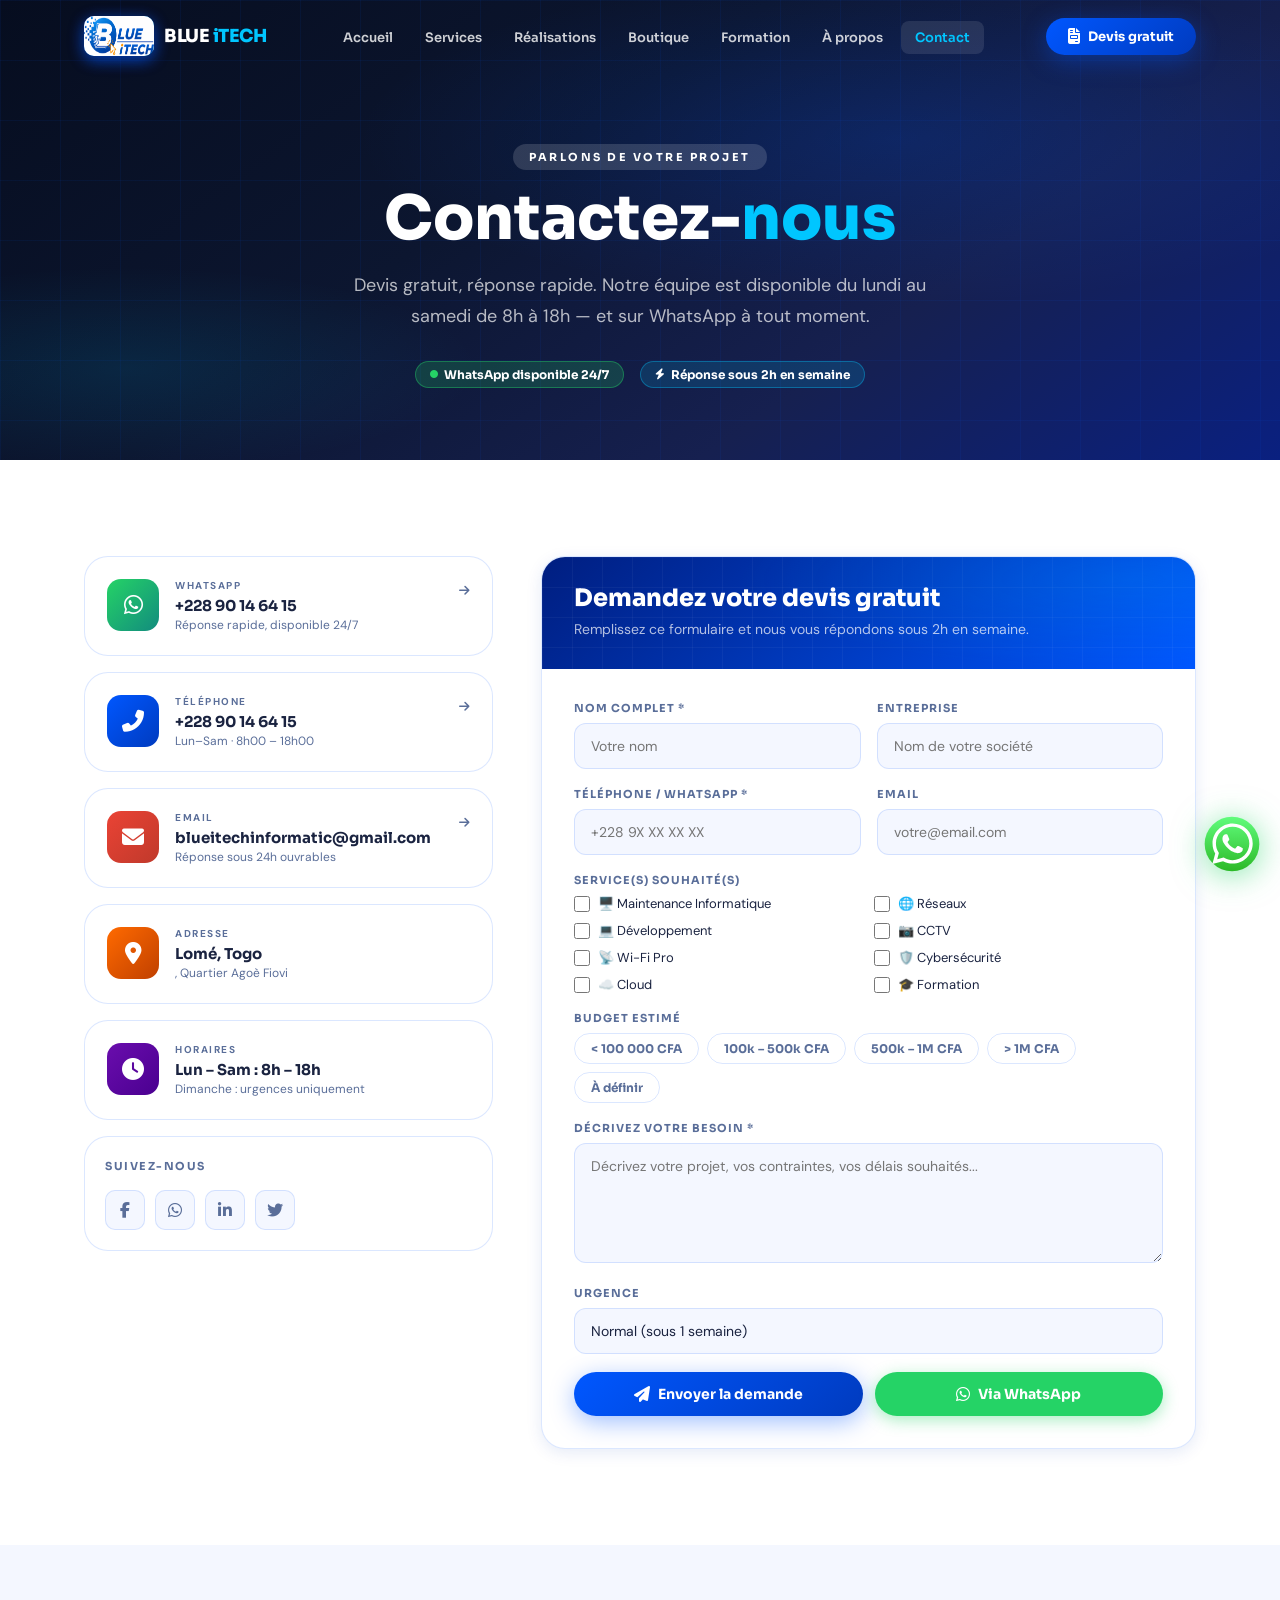
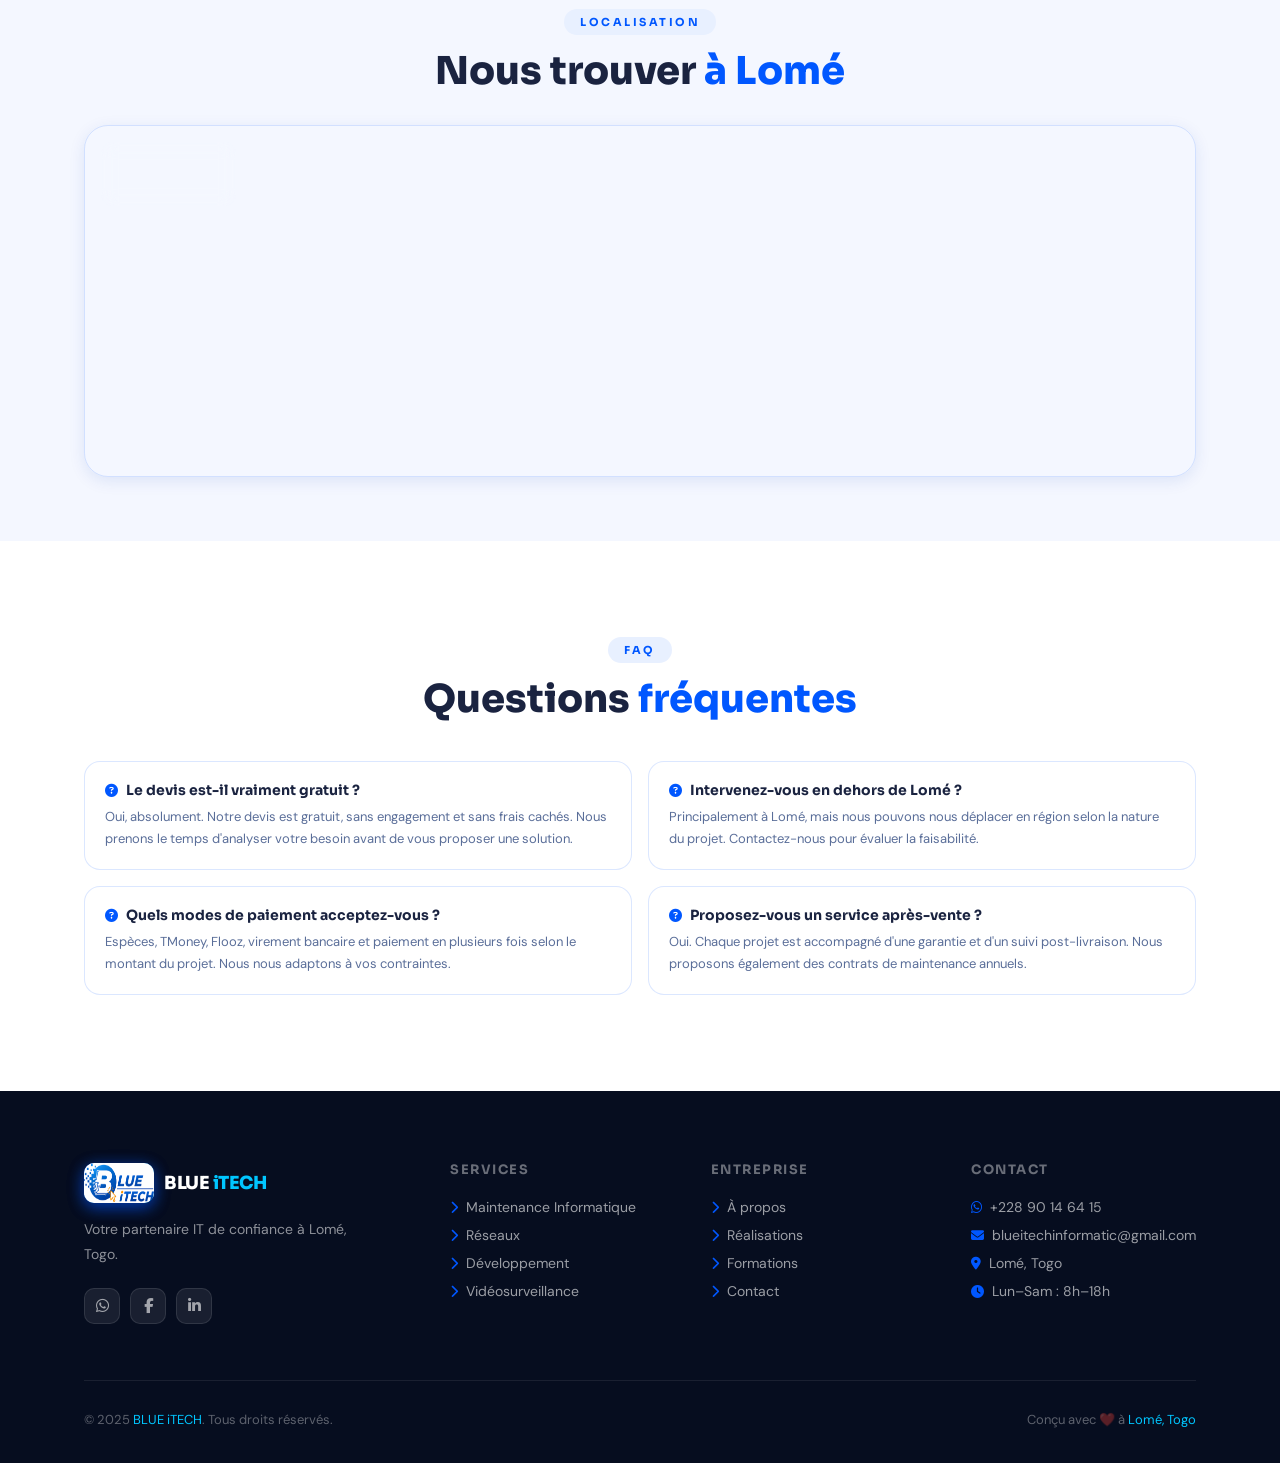
<file: contact.html>
<!DOCTYPE html>
<html lang="fr">
<head>
  <meta charset="UTF-8">
  <meta name="viewport" content="width=device-width, initial-scale=1.0">
  <meta name="description" content="Contactez BLUE iTECH — Formulaire, WhatsApp, téléphone, email et localisation à Lomé, Togo.">
  <title>Contact — BLUE iTECH</title>
  <link rel="preconnect" href="https://fonts.googleapis.com">
  <link href="https://fonts.googleapis.com/css2?family=Sora:wght@300;400;600;700;800;900&family=DM+Sans:ital,wght@0,400;0,500;0,700;1,400&display=swap" rel="stylesheet">
  <link rel="stylesheet" href="https://cdnjs.cloudflare.com/ajax/libs/font-awesome/6.5.0/css/all.min.css">
  <link rel="stylesheet" href="_shared.css">
  <style>
    /* Contact layout */
    .contact-grid { display:grid; grid-template-columns:1fr 1.6fr; gap:48px; align-items:start; }

    /* Info sidebar */
    .contact-info { display:flex; flex-direction:column; gap:16px; }

    .contact-channel {
      background:var(--white); border:1.5px solid var(--border);
      border-radius:var(--radius-lg); padding:22px;
      display:flex; align-items:flex-start; gap:16px;
      transition:border-color .2s, box-shadow .2s, transform .2s;
      text-decoration:none; color:inherit;
    }
    .contact-channel:hover { border-color:rgba(0,87,255,0.35); box-shadow:var(--shadow-md); transform:translateX(4px); }

    .contact-channel-icon {
      width:52px; height:52px; border-radius:14px; flex-shrink:0;
      display:flex; align-items:center; justify-content:center; font-size:22px;
    }
    .ch-wa    { background:linear-gradient(135deg,#25D366,#128C7E); }
    .ch-phone { background:linear-gradient(135deg,var(--blue),var(--blue-dark)); }
    .ch-email { background:linear-gradient(135deg,#EA4335,#C0392B); }
    .ch-map   { background:linear-gradient(135deg,#FF6A00,#C04000); }
    .ch-hours { background:linear-gradient(135deg,#6A0DAD,#4A0090); }

    .contact-channel-info { flex:1; }
    .contact-channel-label {
      font-size:10px; font-weight:700; letter-spacing:1.5px;
      text-transform:uppercase; color:var(--text-muted); margin-bottom:4px;
    }
    .contact-channel-value {
      font-family:'Sora',sans-serif; font-size:15px; font-weight:700; color:var(--text);
      margin-bottom:2px;
    }
    .contact-channel-sub { font-size:12px; color:var(--text-muted); }
    .contact-channel-arrow { color:var(--text-muted); font-size:12px; margin-top:6px; transition:color .2s; }
    .contact-channel:hover .contact-channel-arrow { color:var(--blue); }

    /* Devis form */
    .devis-card {
      background:var(--white); border:1.5px solid var(--border);
      border-radius:var(--radius-lg); overflow:hidden;
      box-shadow:var(--shadow-sm);
    }
    .devis-card-header {
      background:linear-gradient(135deg,var(--blue-deep),var(--blue));
      padding:28px 32px; position:relative; overflow:hidden;
    }
    .devis-card-header::before {
      content:''; position:absolute; inset:0;
      background:radial-gradient(ellipse 60% 80% at 90% 20%,rgba(0,198,255,0.15),transparent),
                 linear-gradient(rgba(255,255,255,0.04) 1px,transparent 1px),
                 linear-gradient(90deg,rgba(255,255,255,0.04) 1px,transparent 1px);
      background-size:auto,30px 30px,30px 30px;
    }
    .devis-card-header h2 { color:#fff; font-size:1.5rem; margin-bottom:4px; position:relative; z-index:1; }
    .devis-card-header p { color:rgba(255,255,255,0.7); font-size:14px; position:relative; z-index:1; }
    .devis-card-body { padding:32px; }

    .form-row { display:grid; grid-template-columns:1fr 1fr; gap:16px; }

    .service-checkboxes { display:grid; grid-template-columns:1fr 1fr; gap:10px; }
    .service-checkbox { display:flex; align-items:center; gap:8px; cursor:pointer; }
    .service-checkbox input { accent-color:var(--blue); width:16px; height:16px; cursor:pointer; }
    .service-checkbox span { font-size:13px; color:var(--text); }

    .budget-pills { display:flex; flex-wrap:wrap; gap:8px; }
    .budget-pill {
      padding:7px 16px; border-radius:50px; border:1.5px solid var(--border);
      font-family:'Sora',sans-serif; font-size:12px; font-weight:700;
      color:var(--text-muted); cursor:pointer; transition:all .2s; background:transparent;
    }
    .budget-pill.selected, .budget-pill:hover { background:var(--blue); color:#fff; border-color:var(--blue); }

    /* Map */
    .map-wrap {
      border-radius:var(--radius-lg); overflow:hidden;
      border:1.5px solid var(--border); box-shadow:var(--shadow-sm);
      position:relative;
    }
    .map-wrap iframe { display:block; width:100%; height:350px; border:none; }
    .map-overlay-badge {
      position:absolute; top:16px; left:16px;
      background:rgba(255,255,255,0.95); backdrop-filter:blur(8px);
      border:1px solid var(--border); border-radius:12px;
      padding:12px 16px; box-shadow:var(--shadow-sm);
      display:flex; align-items:center; gap:10px;
    }
    .map-overlay-badge i { color:var(--blue); font-size:18px; }
    .map-overlay-badge strong { font-family:'Sora',sans-serif; font-size:13px; font-weight:700; color:var(--text); display:block; }
    .map-overlay-badge span { font-size:12px; color:var(--text-muted); }

    /* FAQ mini */
    .faq-mini { display:grid; grid-template-columns:1fr 1fr; gap:16px; }
    .faq-mini-item {
      background:var(--white); border:1px solid var(--border);
      border-radius:var(--radius); padding:20px;
      transition:border-color .2s, box-shadow .2s;
    }
    .faq-mini-item:hover { border-color:rgba(0,87,255,0.3); box-shadow:var(--shadow-sm); }
    .faq-mini-item h4 { font-size:14px; margin-bottom:8px; display:flex; align-items:center; gap:8px; }
    .faq-mini-item h4 i { color:var(--blue); font-size:13px; }
    .faq-mini-item p { font-size:13px; color:var(--text-muted); line-height:1.65; }

    /* Success state */
    .form-success {
      display:none; text-align:center; padding:40px 24px;
    }
    .form-success-icon { font-size:56px; margin-bottom:16px; }
    .form-success h3 { font-size:20px; margin-bottom:8px; color:var(--text); }
    .form-success p { font-size:14px; color:var(--text-muted); }

    @media(max-width:992px){
      .contact-grid { grid-template-columns:1fr; }
      .form-row { grid-template-columns:1fr; }
      .faq-mini { grid-template-columns:1fr; }
      .service-checkboxes { grid-template-columns:1fr; }
    }
  </style>
</head>
<body>

<!-- NAV -->
<nav class="navbar" id="navbar">
  <div class="nav-inner">
    <a href="index.html" class="nav-logo">
      <div class="nav-logo-icon">
        <img src="logo.png" alt="BLUE iTECH Logo" class="nav-logo-icon">
      </div>
      <div class="nav-logo-text">BLUE <span>iTECH</span></div>
    </a>
    <ul class="nav-links">
      <li><a href="index.html">Accueil</a></li><li><a href="service.html">Services</a></li>
      <li><a href="Realisation.html">Réalisations</a></li><li><a href="shop.html">Boutique</a></li><li><a href="formation.html">Formation</a></li>
      <li><a href="propos.html">À propos</a></li><li><a href="contact.html" class="active">Contact</a></li>
    </ul>
    <div class="nav-cta"><a href="#devis" class="btn btn-primary"><i class="fas fa-file-invoice"></i> Devis gratuit</a></div>
    <div class="nav-toggle" id="navToggle"><span></span><span></span><span></span></div>
  </div>
</nav>
<div class="nav-mobile" id="navMobile">
  <a href="index.html">Accueil</a><a href="service.html">Services</a>
  <a href="Realisation.html">Réalisations</a><a href="shop.html">Boutique</a><a href="formation.html">Formation</a>
  <a href="propos.html">À propos</a><a href="contact.html">Contact</a>
  <a href="#devis" class="btn btn-primary">Demander un devis</a>
</div>

<!-- HERO -->
<section class="hero-bg page-hero">
  <div class="container" style="position:relative;z-index:1;">
    <div class="tag white" data-aos>Parlons de votre projet</div>
    <h1 data-aos data-aos-delay="100">Contactez-<span style="color:var(--accent)">nous</span></h1>
    <p data-aos data-aos-delay="200">Devis gratuit, réponse rapide. Notre équipe est disponible du lundi au samedi de 8h à 18h — et sur WhatsApp à tout moment.</p>
    <div style="display:flex;gap:16px;justify-content:center;margin-top:28px;flex-wrap:wrap;" data-aos data-aos-delay="300">
      <div class="badge-pill" style="color:#fff;background:rgba(37,211,102,0.2);border-color:rgba(37,211,102,0.4);">
        <i class="fas fa-circle" style="color:#25D366;font-size:8px;"></i> WhatsApp disponible 24/7
      </div>
      <div class="badge-pill" style="color:#fff;background:rgba(0,198,255,0.15);border-color:rgba(0,198,255,0.35);">
        <i class="fas fa-bolt"></i> Réponse sous 2h en semaine
      </div>
    </div>
  </div>
</section>

<!-- CONTACT MAIN -->
<section class="section" id="devis">
  <div class="container">
    <div class="contact-grid">

      <!-- Sidebar infos -->
      <div class="contact-info" data-aos>

        <a href="https://wa.me/90146415" target="_blank" class="contact-channel">
          <div class="contact-channel-icon ch-wa"><i class="fab fa-whatsapp" style="color:#fff;"></i></div>
          <div class="contact-channel-info">
            <div class="contact-channel-label">WhatsApp</div>
            <div class="contact-channel-value">+228 90 14 64 15</div>
            <div class="contact-channel-sub">Réponse rapide, disponible 24/7</div>
          </div>
          <i class="fas fa-arrow-right contact-channel-arrow"></i>
        </a>

        <a href="tel:+22890146415" class="contact-channel">
          <div class="contact-channel-icon ch-phone"><i class="fas fa-phone-alt" style="color:#fff;"></i></div>
          <div class="contact-channel-info">
            <div class="contact-channel-label">Téléphone</div>
            <div class="contact-channel-value">+228 90 14 64 15</div>
            <div class="contact-channel-sub">Lun–Sam · 8h00 – 18h00</div>
          </div>
          <i class="fas fa-arrow-right contact-channel-arrow"></i>
        </a>

        <a href="mailto:blueitechinformatic@gmail.com" class="contact-channel">
          <div class="contact-channel-icon ch-email"><i class="fas fa-envelope" style="color:#fff;"></i></div>
          <div class="contact-channel-info">
            <div class="contact-channel-label">Email</div>
            <div class="contact-channel-value">blueitechinformatic@gmail.com</div>
            <div class="contact-channel-sub">Réponse sous 24h ouvrables</div>
          </div>
          <i class="fas fa-arrow-right contact-channel-arrow"></i>
        </a>

        <div class="contact-channel" style="cursor:default;">
          <div class="contact-channel-icon ch-map"><i class="fas fa-map-marker-alt" style="color:#fff;"></i></div>
          <div class="contact-channel-info">
            <div class="contact-channel-label">Adresse</div>
            <div class="contact-channel-value">Lomé, Togo</div>
            <div class="contact-channel-sub">, Quartier Agoè Fiovi</div>
          </div>
        </div>

        <div class="contact-channel" style="cursor:default;">
          <div class="contact-channel-icon ch-hours"><i class="fas fa-clock" style="color:#fff;"></i></div>
          <div class="contact-channel-info">
            <div class="contact-channel-label">Horaires</div>
            <div class="contact-channel-value">Lun – Sam : 8h – 18h</div>
            <div class="contact-channel-sub">Dimanche : urgences uniquement</div>
          </div>
        </div>

        <!-- Social links -->
        <div style="background:var(--white);border:1.5px solid var(--border);border-radius:var(--radius-lg);padding:20px;">
          <p style="font-family:'Sora',sans-serif;font-size:11px;font-weight:700;letter-spacing:1.5px;text-transform:uppercase;color:var(--text-muted);margin-bottom:14px;">Suivez-nous</p>
          <div style="display:flex;gap:10px;">
            <a href="#" style="width:40px;height:40px;border-radius:10px;background:var(--off-white);border:1px solid var(--border);display:flex;align-items:center;justify-content:center;color:var(--text-muted);font-size:16px;transition:background .2s,color .2s;" onmouseover="this.style.background='#1877F2';this.style.color='#fff'" onmouseout="this.style.background='';this.style.color='';"><i class="fab fa-facebook-f"></i></a>
            <a href="https://wa.me/90146415" target="_blank" style="width:40px;height:40px;border-radius:10px;background:var(--off-white);border:1px solid var(--border);display:flex;align-items:center;justify-content:center;color:var(--text-muted);font-size:16px;transition:background .2s,color .2s;" onmouseover="this.style.background='#25D366';this.style.color='#fff'" onmouseout="this.style.background='';this.style.color='';"><i class="fab fa-whatsapp"></i></a>
            <a href="#" style="width:40px;height:40px;border-radius:10px;background:var(--off-white);border:1px solid var(--border);display:flex;align-items:center;justify-content:center;color:var(--text-muted);font-size:16px;transition:background .2s,color .2s;" onmouseover="this.style.background='#0077B5';this.style.color='#fff'" onmouseout="this.style.background='';this.style.color='';"><i class="fab fa-linkedin-in"></i></a>
            <a href="#" style="width:40px;height:40px;border-radius:10px;background:var(--off-white);border:1px solid var(--border);display:flex;align-items:center;justify-content:center;color:var(--text-muted);font-size:16px;transition:background .2s,color .2s;" onmouseover="this.style.background='#1DA1F2';this.style.color='#fff'" onmouseout="this.style.background='';this.style.color='';"><i class="fab fa-twitter"></i></a>
          </div>
        </div>

      </div>

      <!-- Formulaire devis -->
      <div class="devis-card" data-aos data-aos-delay="150">
        <div class="devis-card-header">
          <h2>Demandez votre devis gratuit</h2>
          <p>Remplissez ce formulaire et nous vous répondons sous 2h en semaine.</p>
        </div>
        <div class="devis-card-body">
          <div id="formContent">
            <form id="devisForm" onsubmit="submitDevis(event)">
              <div class="form-row">
                <div class="form-group">
                  <label class="form-label" for="d-nom">Nom complet *</label>
                  <input type="text" id="d-nom" class="form-control" placeholder="Votre nom" required>
                </div>
                <div class="form-group">
                  <label class="form-label" for="d-societe">Entreprise</label>
                  <input type="text" id="d-societe" class="form-control" placeholder="Nom de votre société">
                </div>
              </div>
              <div class="form-row">
                <div class="form-group">
                  <label class="form-label" for="d-tel">Téléphone / WhatsApp *</label>
                  <input type="tel" id="d-tel" class="form-control" placeholder="+228 9X XX XX XX" required>
                </div>
                <div class="form-group">
                  <label class="form-label" for="d-email">Email</label>
                  <input type="email" id="d-email" class="form-control" placeholder="votre@email.com">
                </div>
              </div>

              <div class="form-group">
                <label class="form-label">Service(s) souhaité(s)</label>
                <div class="service-checkboxes">
                  <label class="service-checkbox"><input type="checkbox" name="service" value="Maintenance Informatique"> <span>🖥️ Maintenance Informatique</span></label>
                  <label class="service-checkbox"><input type="checkbox" name="service" value="Réseaux"> <span>🌐 Réseaux</span></label>
                  <label class="service-checkbox"><input type="checkbox" name="service" value="Développement"> <span>💻 Développement</span></label>
                  <label class="service-checkbox"><input type="checkbox" name="service" value="Vidéosurveillance"> <span>📷 CCTV</span></label>
                  <label class="service-checkbox"><input type="checkbox" name="service" value="Wi-Fi Pro"> <span>📡 Wi-Fi Pro</span></label>
                  <label class="service-checkbox"><input type="checkbox" name="service" value="Cybersécurité"> <span>🛡️ Cybersécurité</span></label>
                  <label class="service-checkbox"><input type="checkbox" name="service" value="Cloud"> <span>☁️ Cloud</span></label>
                  <label class="service-checkbox"><input type="checkbox" name="service" value="Formation"> <span>🎓 Formation</span></label>
                </div>
              </div>

              <div class="form-group">
                <label class="form-label">Budget estimé</label>
                <div class="budget-pills" id="budgetPills">
                  <button type="button" class="budget-pill" onclick="selectBudget(this)">< 100 000 CFA</button>
                  <button type="button" class="budget-pill" onclick="selectBudget(this)">100k – 500k CFA</button>
                  <button type="button" class="budget-pill" onclick="selectBudget(this)">500k – 1M CFA</button>
                  <button type="button" class="budget-pill" onclick="selectBudget(this)">> 1M CFA</button>
                  <button type="button" class="budget-pill" onclick="selectBudget(this)">À définir</button>
                </div>
              </div>

              <div class="form-group">
                <label class="form-label" for="d-message">Décrivez votre besoin *</label>
                <textarea id="d-message" class="form-control" placeholder="Décrivez votre projet, vos contraintes, vos délais souhaités..." rows="4" required></textarea>
              </div>

              <div class="form-group">
                <label class="form-label" for="d-urgence">Urgence</label>
                <select id="d-urgence" class="form-control">
                  <option value="Normal">Normal (sous 1 semaine)</option>
                  <option value="Urgent">Urgent (sous 48h)</option>
                  <option value="Très urgent">Très urgent (aujourd'hui)</option>
                  <option value="Planifié">Planifié (dans 1 mois+)</option>
                </select>
              </div>

              <div style="display:flex;gap:12px;flex-wrap:wrap;">
                <button type="submit" class="btn btn-primary" style="flex:1;justify-content:center;">
                  <i class="fas fa-paper-plane"></i> Envoyer la demande
                </button>
                <a href="https://wa.me/90146415" target="_blank" class="btn" style="background:#25D366;color:#fff;box-shadow:0 4px 16px rgba(37,211,102,0.4);flex:1;justify-content:center;">
                  <i class="fab fa-whatsapp"></i> Via WhatsApp
                </a>
              </div>
            </form>
          </div>
          <div class="form-success" id="formSuccess">
            <div class="form-success-icon">✅</div>
            <h3>Demande envoyée !</h3>
            <p>Merci pour votre demande. Notre équipe vous contactera sous 2h en semaine pour discuter de votre projet.</p>
            <a href="index.html" class="btn btn-primary" style="margin-top:20px;display:inline-flex;">
              <i class="fas fa-home"></i> Retour à l'accueil
            </a>
          </div>
        </div>
      </div>

    </div>
  </div>
</section>

<!-- CARTE -->
<section class="section-sm" style="background:var(--off-white);">
  <div class="container">
    <div style="text-align:center;margin-bottom:32px;">
      <div class="tag" data-aos>Localisation</div>
      <h2 class="section-title" data-aos data-aos-delay="100">Nous trouver <span class="hl">à Lomé</span></h2>
    </div>
    <div class="map-wrap" data-aos>
      <iframe
        src="https://www.google.com/maps/embed?pb=!1m18!1m12!1m3!1d127045.03395939537!2d1.1272898!3d6.1374759!2m3!1f0!2f0!3f0!3m2!1i1024!2i768!4f13.1!3m3!1m2!1s0x1023e1c113185a7b%3A0x3c6007a8f9742150!2sLom%C3%A9%2C%20Togo!5e0!3m2!1sfr!2s!4v1620000000000!5m2!1sfr!2s"
        allowfullscreen="" loading="lazy" referrerpolicy="no-referrer-when-downgrade"
        title="Localisation BLUE iTECH Lomé">
      </iframe>
      <div class="map-overlay-badge">
        <i class="fas fa-map-marker-alt"></i>
        <div><strong>BLUE iTECH</strong><span>Lomé, Togo</span></div>
      </div>
    </div>
  </div>
</section>

<!-- FAQ RAPIDE -->
<section class="section">
  <div class="container">
    <div style="text-align:center;margin-bottom:40px;">
      <div class="tag" data-aos>FAQ</div>
      <h2 class="section-title" data-aos data-aos-delay="100">Questions <span class="hl">fréquentes</span></h2>
    </div>
    <div class="faq-mini">
      <div class="faq-mini-item" data-aos><h4><i class="fas fa-question-circle"></i> Le devis est-il vraiment gratuit ?</h4><p>Oui, absolument. Notre devis est gratuit, sans engagement et sans frais cachés. Nous prenons le temps d'analyser votre besoin avant de vous proposer une solution.</p></div>
      <div class="faq-mini-item" data-aos data-aos-delay="100"><h4><i class="fas fa-question-circle"></i> Intervenez-vous en dehors de Lomé ?</h4><p>Principalement à Lomé, mais nous pouvons nous déplacer en région selon la nature du projet. Contactez-nous pour évaluer la faisabilité.</p></div>
      <div class="faq-mini-item" data-aos data-aos-delay="200"><h4><i class="fas fa-question-circle"></i> Quels modes de paiement acceptez-vous ?</h4><p>Espèces, TMoney, Flooz, virement bancaire et paiement en plusieurs fois selon le montant du projet. Nous nous adaptons à vos contraintes.</p></div>
      <div class="faq-mini-item" data-aos data-aos-delay="300"><h4><i class="fas fa-question-circle"></i> Proposez-vous un service après-vente ?</h4><p>Oui. Chaque projet est accompagné d'une garantie et d'un suivi post-livraison. Nous proposons également des contrats de maintenance annuels.</p></div>
    </div>
  </div>
</section>

<!-- FOOTER -->
<footer>
  <div class="container">
    <div class="footer-grid">
      <div class="footer-brand"><a href="index.html" class="nav-logo">
        <div class="nav-logo-icon">
          <img src="logo.png" alt="BLUE iTECH Logo" class="nav-logo-icon">
        </div>
        <div class="nav-logo-text">BLUE <span>iTECH</span></div>
      </a><p>Votre partenaire IT de confiance à Lomé, Togo.</p><div class="footer-socials"><a href="https://wa.me/90146415" class="footer-social" target="_blank"><i class="fab fa-whatsapp"></i></a><a href="#" class="footer-social"><i class="fab fa-facebook-f"></i></a><a href="#" class="footer-social"><i class="fab fa-linkedin-in"></i></a></div></div>
      <div class="footer-col"><h4>Services</h4><ul><li><a href="service.html"><i class="fas fa-chevron-right"></i> Maintenance Informatique</a></li><li><a href="service.html"><i class="fas fa-chevron-right"></i> Réseaux</a></li><li><a href="service.html"><i class="fas fa-chevron-right"></i> Développement</a></li><li><a href="service.html"><i class="fas fa-chevron-right"></i> Vidéosurveillance</a></li></ul></div>
      <div class="footer-col"><h4>Entreprise</h4><ul><li><a href="propos.html"><i class="fas fa-chevron-right"></i> À propos</a></li><li><a href="Realisation.html"><i class="fas fa-chevron-right"></i> Réalisations</a></li><li><a href="formation.html"><i class="fas fa-chevron-right"></i> Formations</a></li><li><a href="contact.html"><i class="fas fa-chevron-right"></i> Contact</a></li></ul></div>
      <div class="footer-col"><h4>Contact</h4><ul><li><a href="https://wa.me/90146415"><i class="fab fa-whatsapp"></i> +228 90 14 64 15</a></li><li><a href="mailto:blueitechinformatic@gmail.com"><i class="fas fa-envelope"></i> blueitechinformatic@gmail.com</a></li><li><a href="#"><i class="fas fa-map-marker-alt"></i> Lomé, Togo</a></li><li><a href="#"><i class="fas fa-clock"></i> Lun–Sam : 8h–18h</a></li></ul></div>
    </div>
    <div class="footer-bottom"><p>© 2025 <span>BLUE iTECH</span>. Tous droits réservés.</p><p>Conçu avec ❤️ à <span>Lomé, Togo</span></p></div>
  </div>
</footer>

<a href="https://wa.me/90146415" target="_blank" class="wa-float"><svg viewBox="0 0 1024 1024"><defs><linearGradient id="waG" x1="512" y1="0" x2="512" y2="1024" gradientUnits="userSpaceOnUse"><stop offset="0" stop-color="#61fd7d"/><stop offset="1" stop-color="#2bb826"/></linearGradient></defs><circle cx="512" cy="512" r="500" fill="url(#waG)"/><path fill="#fff" d="M783.302 243.246c-69.329-69.387-161.529-107.619-259.763-107.658-202.402 0-367.133 164.668-367.214 367.072-.026 64.699 16.883 127.854 49.017 183.522l-52.096 190.229 194.665-51.047c53.636 29.244 114.022 44.656 175.482 44.682h.151c202.382 0 367.128-164.688 367.21-367.094.039-98.087-38.121-190.319-107.452-259.706zM523.544 808.047h-.125c-54.767-.021-108.483-14.729-155.344-42.529l-11.146-6.612-115.517 30.293 30.834-112.592-7.259-11.544c-30.552-48.579-46.688-104.729-46.664-162.379.066-168.229 136.985-305.096 305.339-305.096 81.521.031 158.154 31.811 215.779 89.482s89.342 134.332 89.312 215.859c-.066 168.243-136.984 305.118-305.209 305.118zm167.415-228.515c-9.177-4.591-54.286-26.782-62.697-29.843-8.41-3.062-14.526-4.592-20.645 4.592-6.115 9.182-23.699 29.843-29.053 35.964-5.352 6.122-10.704 6.888-19.879 2.296-9.176-4.591-38.74-14.277-73.786-45.526-27.275-24.319-45.691-54.359-51.043-63.543-5.352-9.183-.569-14.146 4.024-18.72 4.127-4.109 9.175-10.713 13.763-16.069 4.587-5.355 6.117-9.183 9.175-15.304 3.059-6.122 1.529-11.479-.765-16.07-2.293-4.591-20.644-49.739-28.29-68.104-7.447-17.886-15.013-15.466-20.645-15.747-5.346-.266-11.469-.322-17.585-.322s-16.057 2.295-24.467 11.478-32.113 31.374-32.113 76.521c0 45.147 32.877 88.764 37.465 94.885 4.588 6.122 64.699 98.771 156.741 138.502 21.892 9.45 38.982 15.094 52.308 19.322 21.98 6.979 41.982 5.995 57.793 3.634 17.628-2.633 54.284-22.189 61.932-43.615 7.646-21.427 7.646-39.791 5.352-43.617-2.294-3.826-8.41-6.122-17.585-10.714z"/></svg></a>

<script>
window.addEventListener('scroll',()=>{document.getElementById('navbar').classList.toggle('scrolled',window.scrollY>40);});
document.getElementById('navToggle').addEventListener('click',()=>{document.getElementById('navMobile').classList.toggle('open');});
const obs=new IntersectionObserver(e=>{e.forEach(x=>{if(x.isIntersecting)x.target.classList.add('aos-animate');});},{threshold:0.1});
document.querySelectorAll('[data-aos]').forEach(el=>obs.observe(el));

/* ── Config Telegram ── */
const TG_TOKEN   = '8848283061:AAEjnHEQJbbnbqlREOY8P-4V3fBOg_pKbWU';
const TG_CHAT_ID = '7572763935';

async function sendToTelegram(text) {
  try {
    const res = await fetch(`https://api.telegram.org/bot${TG_TOKEN}/sendMessage`, {
      method: 'POST',
      headers: { 'Content-Type': 'application/json' },
      body: JSON.stringify({
        chat_id: TG_CHAT_ID,
        text: text,
        parse_mode: 'Markdown'
      })
    });
    return res.ok;
  } catch(err) {
    console.error('Telegram error:', err);
    return false;
  }
}

let selectedBudget = '';
function selectBudget(btn){
  document.querySelectorAll('.budget-pill').forEach(p=>p.classList.remove('selected'));
  btn.classList.add('selected');
  selectedBudget = btn.textContent;
}

async function submitDevis(e){
  e.preventDefault();

  const btn = e.target.querySelector('button[type="submit"]');
  btn.disabled = true;
  btn.innerHTML = '<i class="fas fa-spinner fa-spin"></i> Envoi en cours...';

  const nom      = document.getElementById('d-nom').value.trim();
  const tel      = document.getElementById('d-tel').value.trim();
  const societe  = document.getElementById('d-societe').value.trim();
  const email    = document.getElementById('d-email').value.trim();
  const message  = document.getElementById('d-message').value.trim();
  const urgence  = document.getElementById('d-urgence').value;
  const services = [...document.querySelectorAll('input[name="service"]:checked')]
                     .map(c => c.value).join(', ') || 'Non précisé';

  const txt =
`🔵 *NOUVELLE DEMANDE DE DEVIS*
━━━━━━━━━━━━━━━━━━━━━
👤 *Nom :* ${nom}
🏢 *Société :* ${societe || '—'}
📞 *Téléphone :* ${tel}
📧 *Email :* ${email || '—'}
━━━━━━━━━━━━━━━━━━━━━
🛠️ *Services :* ${services}
💰 *Budget :* ${selectedBudget || 'Non précisé'}
⚡ *Urgence :* ${urgence}
━━━━━━━━━━━━━━━━━━━━━
📝 *Message :*
${message}
━━━━━━━━━━━━━━━━━━━━━
🌐 _Reçu via blueitech.tg/contact_`;

  const ok = await sendToTelegram(txt);

  if (ok) {
    document.getElementById('formContent').style.display = 'none';
    document.getElementById('formSuccess').style.display  = 'block';
  } else {
    btn.disabled = false;
    btn.innerHTML = '<i class="fas fa-paper-plane"></i> Envoyer la demande';
    alert('❌ Erreur d\'envoi. Veuillez nous contacter directement sur WhatsApp.');
  }
}
</script>
</body>
</html>
</file>
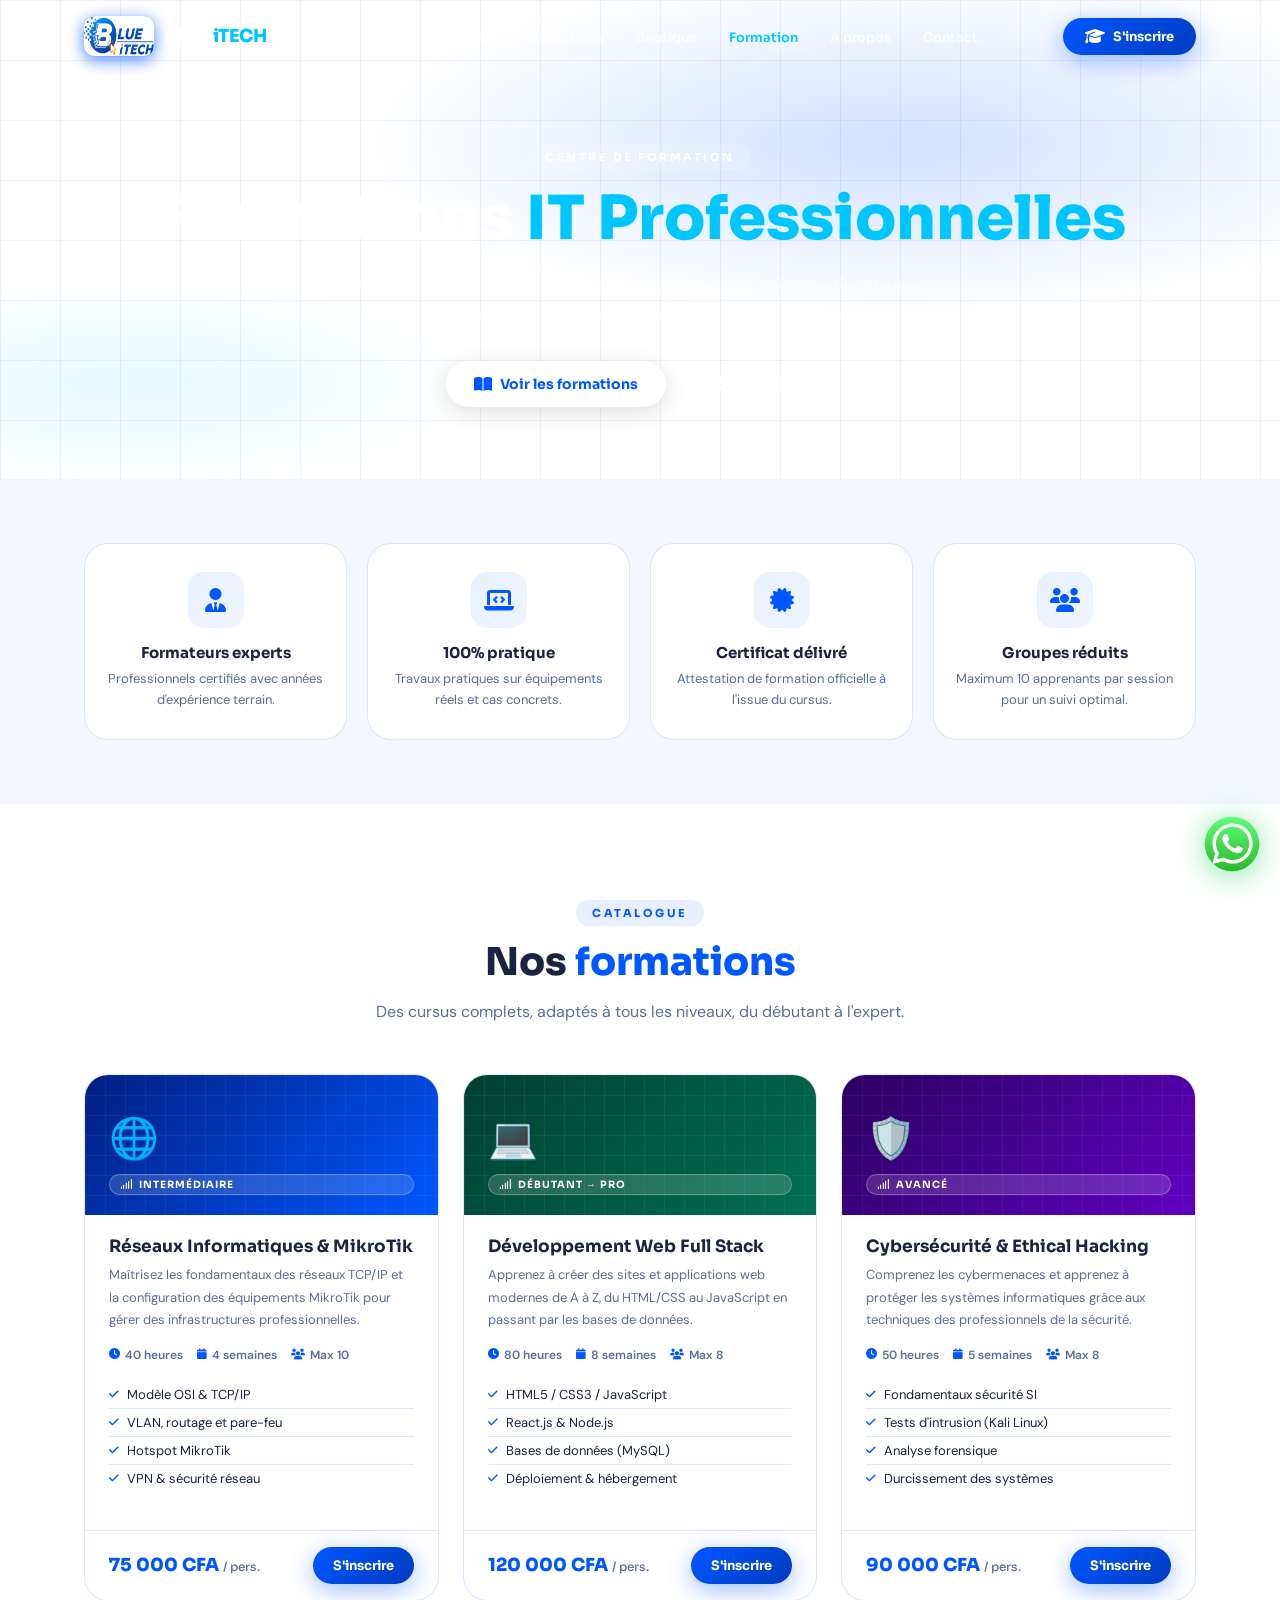
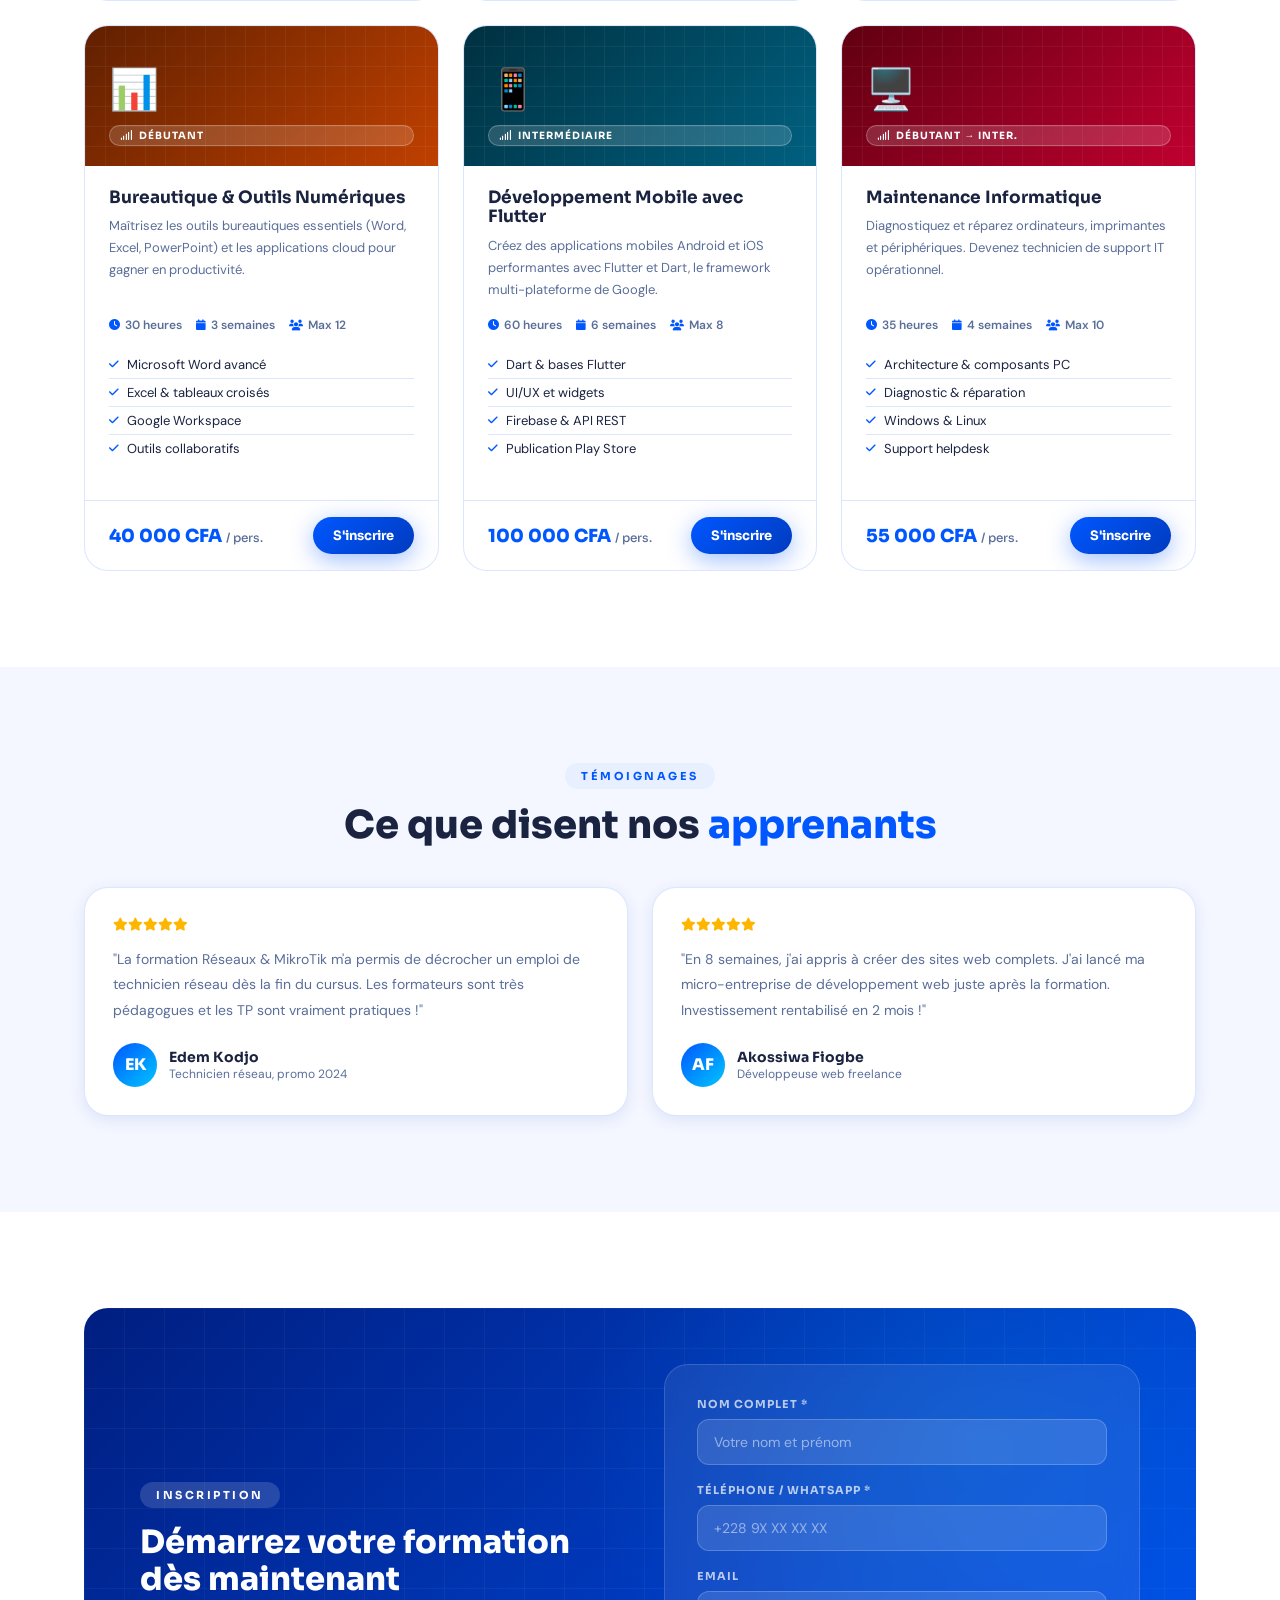
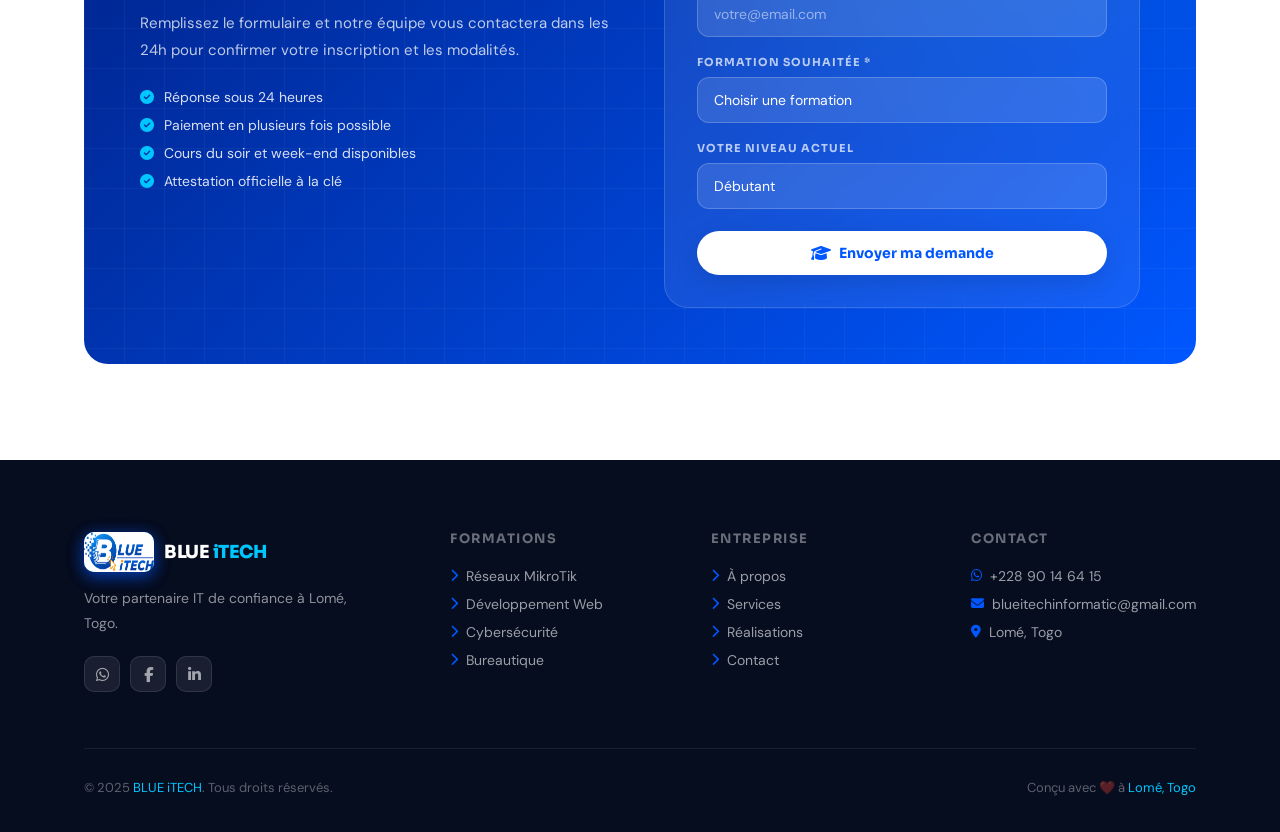
<file: formation.html>
<!DOCTYPE html>
<html lang="fr">
<head>
  <meta charset="UTF-8">
  <meta name="viewport" content="width=device-width, initial-scale=1.0">
  <meta name="description" content="Formations IT BLUE iTECH — Réseaux, développement web, Cybersécurité, bureautique à Lomé, Togo.">
  <title>Formations — BLUE iTECH</title>
  <link rel="preconnect" href="https://fonts.googleapis.com">
  <link href="https://fonts.googleapis.com/css2?family=Sora:wght@300;400;600;700;800;900&family=DM+Sans:ital,wght@0,400;0,500;0,700;1,400&display=swap" rel="stylesheet">
  <link rel="stylesheet" href="https://cdnjs.cloudflare.com/ajax/libs/font-awesome/6.5.0/css/all.min.css">
  <link rel="stylesheet" href="_shared.css">
  <style>
    /* Formation cards */
    .formation-grid { display:grid; grid-template-columns:repeat(3,1fr); gap:24px; }
    .formation-card {
      background:var(--white); border:1.5px solid var(--border);
      border-radius:var(--radius-lg); overflow:hidden;
      transition:transform .22s, box-shadow .22s, border-color .22s;
      display:flex; flex-direction:column;
    }
    .formation-card:hover { transform:translateY(-6px); box-shadow:var(--shadow-lg); border-color:rgba(0,87,255,0.3); }

    .formation-card-header {
      padding:28px 24px 20px; position:relative; overflow:hidden;
      min-height:140px; display:flex; flex-direction:column; justify-content:flex-end;
    }
    .formation-header-bg {
      position:absolute; inset:0;
      background-image:linear-gradient(rgba(255,255,255,0.05) 1px,transparent 1px),
                       linear-gradient(90deg,rgba(255,255,255,0.05) 1px,transparent 1px);
      background-size:20px 20px;
    }
    .fc-blue   { background:linear-gradient(135deg,#001E80,#0057FF); }
    .fc-green  { background:linear-gradient(135deg,#004030,#007050); }
    .fc-purple { background:linear-gradient(135deg,#2A0060,#6000C0); }
    .fc-orange { background:linear-gradient(135deg,#602000,#C04000); }
    .fc-teal   { background:linear-gradient(135deg,#003040,#006080); }
    .fc-red    { background:linear-gradient(135deg,#600010,#C00030); }

    .formation-emoji { font-size:40px; position:relative; z-index:1; margin-bottom:10px; }
    .formation-level {
      display:inline-flex; align-items:center; gap:5px;
      background:rgba(255,255,255,0.15); border:1px solid rgba(255,255,255,0.25);
      border-radius:50px; padding:3px 10px;
      font-family:'Sora',sans-serif; font-size:10px; font-weight:700;
      letter-spacing:1px; text-transform:uppercase; color:#fff;
      position:relative; z-index:1;
    }
    .formation-card-body { padding:22px 24px 20px; flex:1; display:flex; flex-direction:column; }
    .formation-card-body h3 { font-size:17px; margin-bottom:8px; color:var(--text); }
    .formation-card-body p { font-size:13px; color:var(--text-muted); line-height:1.7; margin-bottom:16px; flex:1; }

    .formation-meta {
      display:flex; gap:14px; margin-bottom:18px; flex-wrap:wrap;
    }
    .formation-meta-item {
      display:flex; align-items:center; gap:5px;
      font-size:12px; color:var(--text-muted); font-weight:600;
    }
    .formation-meta-item i { color:var(--blue); font-size:11px; }

    .formation-modules { margin-bottom:18px; }
    .formation-module {
      display:flex; align-items:center; gap:8px;
      font-size:13px; color:var(--text); padding:5px 0;
      border-bottom:1px solid var(--border);
    }
    .formation-module:last-child { border-bottom:none; }
    .formation-module i { color:var(--blue); font-size:11px; flex-shrink:0; }

    .formation-card-footer {
      padding:16px 24px; border-top:1px solid var(--border);
      display:flex; align-items:center; justify-content:space-between; gap:12px;
      flex-wrap:wrap;
    }
    .formation-price {
      font-family:'Sora',sans-serif; font-size:18px; font-weight:900; color:var(--blue);
    }
    .formation-price span { font-size:12px; font-weight:500; color:var(--text-muted); }

    /* Why us */
    .why-grid { display:grid; grid-template-columns:repeat(4,1fr); gap:20px; }
    .why-card {
      background:var(--white); border:1px solid var(--border);
      border-radius:var(--radius-lg); padding:28px 20px; text-align:center;
      transition:transform .2s, box-shadow .2s;
    }
    .why-card:hover { transform:translateY(-4px); box-shadow:var(--shadow-md); }
    .why-icon {
      width:56px; height:56px; border-radius:16px; margin:0 auto 16px;
      background:linear-gradient(135deg,var(--blue-pale),rgba(0,87,255,0.06));
      display:flex; align-items:center; justify-content:center;
      font-size:24px; color:var(--blue);
    }
    .why-card h4 { font-size:15px; margin-bottom:8px; }
    .why-card p { font-size:13px; color:var(--text-muted); line-height:1.6; }

    /* Testimonial formation */
    .testi-formation { display:grid; grid-template-columns:repeat(2,1fr); gap:24px; }

    /* Inscription form */
    .inscription-wrap {
      background:linear-gradient(135deg,var(--blue-deep),var(--blue));
      border-radius:var(--radius-lg); padding:56px;
      position:relative; overflow:hidden;
    }
    .inscription-wrap::before {
      content:''; position:absolute; inset:0;
      background:radial-gradient(ellipse 60% 80% at 80% 20%,rgba(0,198,255,0.15) 0%,transparent 60%),
                 linear-gradient(rgba(255,255,255,0.04) 1px,transparent 1px),
                 linear-gradient(90deg,rgba(255,255,255,0.04) 1px,transparent 1px);
      background-size:auto, 40px 40px, 40px 40px; pointer-events:none;
    }
    .inscription-inner {
      display:grid; grid-template-columns:1fr 1fr;
      gap:48px; align-items:center; position:relative; z-index:1;
    }
    .inscription-text h2 { color:#fff; font-size:2rem; margin-bottom:12px; }
    .inscription-text p { color:rgba(255,255,255,0.75); font-size:15px; line-height:1.8; margin-bottom:24px; }
    .inscription-perks { display:flex; flex-direction:column; gap:10px; }
    .inscription-perk {
      display:flex; align-items:center; gap:10px;
      font-size:14px; color:rgba(255,255,255,0.85);
    }
    .inscription-perk i { color:var(--accent); flex-shrink:0; }

    .inscription-form { background:rgba(255,255,255,0.08); backdrop-filter:blur(10px); border:1px solid rgba(255,255,255,0.15); border-radius:var(--radius-lg); padding:32px; }
    .inscription-form .form-control { background:rgba(255,255,255,0.12); border-color:rgba(255,255,255,0.2); color:#fff; }
    .inscription-form .form-control::placeholder { color:rgba(255,255,255,0.5); }
    .inscription-form .form-control:focus { border-color:rgba(255,255,255,0.5); box-shadow:0 0 0 3px rgba(255,255,255,0.1); }
    .inscription-form .form-label { color:rgba(255,255,255,0.7); }
    .inscription-form select.form-control option { background:var(--dark-2); color:#fff; }

    @media(max-width:992px){
      .formation-grid { grid-template-columns:repeat(2,1fr); }
      .why-grid { grid-template-columns:repeat(2,1fr); }
      .testi-formation { grid-template-columns:1fr; }
      .inscription-inner { grid-template-columns:1fr; }
      .inscription-wrap { padding:36px 24px; }
    }
    @media(max-width:600px){
      .formation-grid { grid-template-columns:1fr; }
      .why-grid { grid-template-columns:1fr 1fr; }
    }
  </style>
</head>
<body>

<!-- NAV -->
<nav class="navbar" id="navbar">
  <div class="nav-inner">
    <a href="index.html" class="nav-logo">
      <div class="nav-logo-icon">
        <img src="logo.png" alt="BLUE iTECH Logo" class="nav-logo-icon">
      </div>
      <div class="nav-logo-text">BLUE <span>iTECH</span></div>
    </a>
    <ul class="nav-links">
      <li><a href="index.html">Accueil</a></li><li><a href="service.html">Services</a></li>
      <li><a href="Realisation.html">Réalisations</a></li><li><a href="shop.html">Boutique</a></li><li><a href="formation.html" class="active">Formation</a></li>
      <li><a href="propos.html">À propos</a></li><li><a href="contact.html">Contact</a></li>
    </ul>
    <div class="nav-cta"><a href="#inscription" class="btn btn-primary"><i class="fas fa-graduation-cap"></i> S'inscrire</a></div>
    <div class="nav-toggle" id="navToggle"><span></span><span></span><span></span></div>
  </div>
</nav>
<div class="nav-mobile" id="navMobile">
  <a href="index.html">Accueil</a><a href="service.html">Services</a>
  <a href="Realisation.html">Réalisations</a><a href="shop.html">Boutique</a><a href="formation.html">Formation</a>
  <a href="propos.html">À propos</a><a href="contact.html">Contact</a>
  <a href="#inscription" class="btn btn-primary">S'inscrire</a>
</div>

<!-- HERO -->
<section class="hero-bg page-hero" style="background-image:url('https://images.unsplash.com/photo-1517245386807-bb43f82c33c4?w=1400&q=80&auto=format&fit=crop');background-size:cover;background-position:center;background-blend-mode:luminosity;">
  <div class="container" style="position:relative;z-index:1;">
    <div class="tag white" data-aos>Centre de formation</div>
    <h1 data-aos data-aos-delay="100">Formations <span style="color:var(--accent)">IT Professionnelles</span></h1>
    <p data-aos data-aos-delay="200">Montez en compétences avec nos formations pratiques dispensées par des experts certifiés. Présentiel à Lomé ou à distance.</p>
    <div style="display:flex;gap:12px;justify-content:center;flex-wrap:wrap;margin-top:28px;" data-aos data-aos-delay="300">
      <a href="#formations" class="btn btn-white"><i class="fas fa-book-open"></i> Voir les formations</a>
      <a href="#inscription" class="btn btn-ghost"><i class="fas fa-graduation-cap"></i> S'inscrire</a>
    </div>
  </div>
</section>

<!-- POURQUOI NOUS -->
<section class="section-sm" style="background:var(--off-white);">
  <div class="container">
    <div class="why-grid">
      <div class="why-card" data-aos>
        <div class="why-icon"><i class="fas fa-user-tie"></i></div>
        <h4>Formateurs experts</h4>
        <p>Professionnels certifiés avec années d'expérience terrain.</p>
      </div>
      <div class="why-card" data-aos data-aos-delay="100">
        <div class="why-icon"><i class="fas fa-laptop-code"></i></div>
        <h4>100% pratique</h4>
        <p>Travaux pratiques sur équipements réels et cas concrets.</p>
      </div>
      <div class="why-card" data-aos data-aos-delay="200">
        <div class="why-icon"><i class="fas fa-certificate"></i></div>
        <h4>Certificat délivré</h4>
        <p>Attestation de formation officielle à l'issue du cursus.</p>
      </div>
      <div class="why-card" data-aos data-aos-delay="300">
        <div class="why-icon"><i class="fas fa-users"></i></div>
        <h4>Groupes réduits</h4>
        <p>Maximum 10 apprenants par session pour un suivi optimal.</p>
      </div>
    </div>
  </div>
</section>

<!-- FORMATIONS -->
<section class="section" id="formations">
  <div class="container">
    <div style="text-align:center;margin-bottom:48px;">
      <div class="tag" data-aos>Catalogue</div>
      <h2 class="section-title" data-aos data-aos-delay="100">Nos <span class="hl">formations</span></h2>
      <p class="section-sub" data-aos data-aos-delay="200" style="margin:0 auto;">Des cursus complets, adaptés à tous les niveaux, du débutant à l'expert.</p>
    </div>
    <div class="formation-grid">

      <!-- Formation 1 -->
      <div class="formation-card" data-aos>
        <div class="formation-card-header fc-blue">
          <div class="formation-header-bg"></div>
          <div class="formation-emoji">🌐</div>
          <span class="formation-level"><i class="fas fa-signal"></i> Intermédiaire</span>
        </div>
        <div class="formation-card-body">
          <h3>Réseaux Informatiques & MikroTik</h3>
          <p>Maîtrisez les fondamentaux des réseaux TCP/IP et la configuration des équipements MikroTik pour gérer des infrastructures professionnelles.</p>
          <div class="formation-meta">
            <div class="formation-meta-item"><i class="fas fa-clock"></i> 40 heures</div>
            <div class="formation-meta-item"><i class="fas fa-calendar"></i> 4 semaines</div>
            <div class="formation-meta-item"><i class="fas fa-users"></i> Max 10</div>
          </div>
          <div class="formation-modules">
            <div class="formation-module"><i class="fas fa-check"></i> Modèle OSI & TCP/IP</div>
            <div class="formation-module"><i class="fas fa-check"></i> VLAN, routage et pare-feu</div>
            <div class="formation-module"><i class="fas fa-check"></i> Hotspot MikroTik</div>
            <div class="formation-module"><i class="fas fa-check"></i> VPN & sécurité réseau</div>
          </div>
        </div>
        <div class="formation-card-footer">
          <div class="formation-price">75 000 CFA <span>/ pers.</span></div>
          <a href="#inscription" class="btn btn-primary" style="padding:10px 20px;font-size:13px;">S'inscrire</a>
        </div>
      </div>

      <!-- Formation 2 -->
      <div class="formation-card" data-aos data-aos-delay="100">
        <div class="formation-card-header fc-green">
          <div class="formation-header-bg"></div>
          <div class="formation-emoji">💻</div>
          <span class="formation-level"><i class="fas fa-signal"></i> Débutant → Pro</span>
        </div>
        <div class="formation-card-body">
          <h3>Développement Web Full Stack</h3>
          <p>Apprenez à créer des sites et applications web modernes de A à Z, du HTML/CSS au JavaScript en passant par les bases de données.</p>
          <div class="formation-meta">
            <div class="formation-meta-item"><i class="fas fa-clock"></i> 80 heures</div>
            <div class="formation-meta-item"><i class="fas fa-calendar"></i> 8 semaines</div>
            <div class="formation-meta-item"><i class="fas fa-users"></i> Max 8</div>
          </div>
          <div class="formation-modules">
            <div class="formation-module"><i class="fas fa-check"></i> HTML5 / CSS3 / JavaScript</div>
            <div class="formation-module"><i class="fas fa-check"></i> React.js & Node.js</div>
            <div class="formation-module"><i class="fas fa-check"></i> Bases de données (MySQL)</div>
            <div class="formation-module"><i class="fas fa-check"></i> Déploiement & hébergement</div>
          </div>
        </div>
        <div class="formation-card-footer">
          <div class="formation-price">120 000 CFA <span>/ pers.</span></div>
          <a href="#inscription" class="btn btn-primary" style="padding:10px 20px;font-size:13px;">S'inscrire</a>
        </div>
      </div>

      <!-- Formation 3 -->
      <div class="formation-card" data-aos data-aos-delay="200">
        <div class="formation-card-header fc-purple">
          <div class="formation-header-bg"></div>
          <div class="formation-emoji">🛡️</div>
          <span class="formation-level"><i class="fas fa-signal"></i> Avancé</span>
        </div>
        <div class="formation-card-body">
          <h3>Cybersécurité & Ethical Hacking</h3>
          <p>Comprenez les cybermenaces et apprenez à protéger les systèmes informatiques grâce aux techniques des professionnels de la sécurité.</p>
          <div class="formation-meta">
            <div class="formation-meta-item"><i class="fas fa-clock"></i> 50 heures</div>
            <div class="formation-meta-item"><i class="fas fa-calendar"></i> 5 semaines</div>
            <div class="formation-meta-item"><i class="fas fa-users"></i> Max 8</div>
          </div>
          <div class="formation-modules">
            <div class="formation-module"><i class="fas fa-check"></i> Fondamentaux sécurité SI</div>
            <div class="formation-module"><i class="fas fa-check"></i> Tests d'intrusion (Kali Linux)</div>
            <div class="formation-module"><i class="fas fa-check"></i> Analyse forensique</div>
            <div class="formation-module"><i class="fas fa-check"></i> Durcissement des systèmes</div>
          </div>
        </div>
        <div class="formation-card-footer">
          <div class="formation-price">90 000 CFA <span>/ pers.</span></div>
          <a href="#inscription" class="btn btn-primary" style="padding:10px 20px;font-size:13px;">S'inscrire</a>
        </div>
      </div>

      <!-- Formation 4 -->
      <div class="formation-card" data-aos>
        <div class="formation-card-header fc-orange">
          <div class="formation-header-bg"></div>
          <div class="formation-emoji">📊</div>
          <span class="formation-level"><i class="fas fa-signal"></i> Débutant</span>
        </div>
        <div class="formation-card-body">
          <h3>Bureautique & Outils Numériques</h3>
          <p>Maîtrisez les outils bureautiques essentiels (Word, Excel, PowerPoint) et les applications cloud pour gagner en productivité.</p>
          <div class="formation-meta">
            <div class="formation-meta-item"><i class="fas fa-clock"></i> 30 heures</div>
            <div class="formation-meta-item"><i class="fas fa-calendar"></i> 3 semaines</div>
            <div class="formation-meta-item"><i class="fas fa-users"></i> Max 12</div>
          </div>
          <div class="formation-modules">
            <div class="formation-module"><i class="fas fa-check"></i> Microsoft Word avancé</div>
            <div class="formation-module"><i class="fas fa-check"></i> Excel & tableaux croisés</div>
            <div class="formation-module"><i class="fas fa-check"></i> Google Workspace</div>
            <div class="formation-module"><i class="fas fa-check"></i> Outils collaboratifs</div>
          </div>
        </div>
        <div class="formation-card-footer">
          <div class="formation-price">40 000 CFA <span>/ pers.</span></div>
          <a href="#inscription" class="btn btn-primary" style="padding:10px 20px;font-size:13px;">S'inscrire</a>
        </div>
      </div>

      <!-- Formation 5 -->
      <div class="formation-card" data-aos data-aos-delay="100">
        <div class="formation-card-header fc-teal">
          <div class="formation-header-bg"></div>
          <div class="formation-emoji">📱</div>
          <span class="formation-level"><i class="fas fa-signal"></i> Intermédiaire</span>
        </div>
        <div class="formation-card-body">
          <h3>Développement Mobile avec Flutter</h3>
          <p>Créez des applications mobiles Android et iOS performantes avec Flutter et Dart, le framework multi-plateforme de Google.</p>
          <div class="formation-meta">
            <div class="formation-meta-item"><i class="fas fa-clock"></i> 60 heures</div>
            <div class="formation-meta-item"><i class="fas fa-calendar"></i> 6 semaines</div>
            <div class="formation-meta-item"><i class="fas fa-users"></i> Max 8</div>
          </div>
          <div class="formation-modules">
            <div class="formation-module"><i class="fas fa-check"></i> Dart & bases Flutter</div>
            <div class="formation-module"><i class="fas fa-check"></i> UI/UX et widgets</div>
            <div class="formation-module"><i class="fas fa-check"></i> Firebase & API REST</div>
            <div class="formation-module"><i class="fas fa-check"></i> Publication Play Store</div>
          </div>
        </div>
        <div class="formation-card-footer">
          <div class="formation-price">100 000 CFA <span>/ pers.</span></div>
          <a href="#inscription" class="btn btn-primary" style="padding:10px 20px;font-size:13px;">S'inscrire</a>
        </div>
      </div>

      <!-- Formation 6 -->
      <div class="formation-card" data-aos data-aos-delay="200">
        <div class="formation-card-header fc-red">
          <div class="formation-header-bg"></div>
          <div class="formation-emoji">🖥️</div>
          <span class="formation-level"><i class="fas fa-signal"></i> Débutant → Inter.</span>
        </div>
        <div class="formation-card-body">
          <h3>Maintenance Informatique</h3>
          <p>Diagnostiquez et réparez ordinateurs, imprimantes et périphériques. Devenez technicien de support IT opérationnel.</p>
          <div class="formation-meta">
            <div class="formation-meta-item"><i class="fas fa-clock"></i> 35 heures</div>
            <div class="formation-meta-item"><i class="fas fa-calendar"></i> 4 semaines</div>
            <div class="formation-meta-item"><i class="fas fa-users"></i> Max 10</div>
          </div>
          <div class="formation-modules">
            <div class="formation-module"><i class="fas fa-check"></i> Architecture & composants PC</div>
            <div class="formation-module"><i class="fas fa-check"></i> Diagnostic & réparation</div>
            <div class="formation-module"><i class="fas fa-check"></i> Windows & Linux</div>
            <div class="formation-module"><i class="fas fa-check"></i> Support helpdesk</div>
          </div>
        </div>
        <div class="formation-card-footer">
          <div class="formation-price">55 000 CFA <span>/ pers.</span></div>
          <a href="#inscription" class="btn btn-primary" style="padding:10px 20px;font-size:13px;">S'inscrire</a>
        </div>
      </div>

    </div>
  </div>
</section>

<!-- TÉMOIGNAGES -->
<section class="section" style="background:var(--off-white);">
  <div class="container">
    <div style="text-align:center;margin-bottom:40px;">
      <div class="tag" data-aos>Témoignages</div>
      <h2 class="section-title" data-aos data-aos-delay="100">Ce que disent nos <span class="hl">apprenants</span></h2>
    </div>
    <div class="testi-formation">
      <div class="testi-card" data-aos>
        <div class="testi-stars"><i class="fas fa-star"></i><i class="fas fa-star"></i><i class="fas fa-star"></i><i class="fas fa-star"></i><i class="fas fa-star"></i></div>
        <p class="testi-text">"La formation Réseaux & MikroTik m'a permis de décrocher un emploi de technicien réseau dès la fin du cursus. Les formateurs sont très pédagogues et les TP sont vraiment pratiques !"</p>
        <div class="testi-author"><div class="testi-avatar">EK</div><div><div class="testi-name">Edem Kodjo</div><div class="testi-role">Technicien réseau, promo 2024</div></div></div>
      </div>
      <div class="testi-card" data-aos data-aos-delay="150">
        <div class="testi-stars"><i class="fas fa-star"></i><i class="fas fa-star"></i><i class="fas fa-star"></i><i class="fas fa-star"></i><i class="fas fa-star"></i></div>
        <p class="testi-text">"En 8 semaines, j'ai appris à créer des sites web complets. J'ai lancé ma micro-entreprise de développement web juste après la formation. Investissement rentabilisé en 2 mois !"</p>
        <div class="testi-author"><div class="testi-avatar">AF</div><div><div class="testi-name">Akossiwa Fiogbe</div><div class="testi-role">Développeuse web freelance</div></div></div>
      </div>
    </div>
  </div>
</section>

<!-- FORMULAIRE INSCRIPTION -->
<section class="section" id="inscription">
  <div class="container">
    <div class="inscription-wrap" data-aos>
      <div class="inscription-inner">
        <div class="inscription-text">
          <div class="tag white" style="margin-bottom:16px;">Inscription</div>
          <h2>Démarrez votre formation dès maintenant</h2>
          <p>Remplissez le formulaire et notre équipe vous contactera dans les 24h pour confirmer votre inscription et les modalités.</p>
          <div class="inscription-perks">
            <div class="inscription-perk"><i class="fas fa-check-circle"></i> Réponse sous 24 heures</div>
            <div class="inscription-perk"><i class="fas fa-check-circle"></i> Paiement en plusieurs fois possible</div>
            <div class="inscription-perk"><i class="fas fa-check-circle"></i> Cours du soir et week-end disponibles</div>
            <div class="inscription-perk"><i class="fas fa-check-circle"></i> Attestation officielle à la clé</div>
          </div>
        </div>
        <div class="inscription-form">
          <form id="inscriptionForm" onsubmit="submitInscription(event)">
            <div class="form-group">
              <label class="form-label" for="f-nom">Nom complet *</label>
              <input type="text" id="f-nom" class="form-control" placeholder="Votre nom et prénom" required>
            </div>
            <div class="form-group">
              <label class="form-label" for="f-tel">Téléphone / WhatsApp *</label>
              <input type="tel" id="f-tel" class="form-control" placeholder="+228 9X XX XX XX" required>
            </div>
            <div class="form-group">
              <label class="form-label" for="f-email">Email</label>
              <input type="email" id="f-email" class="form-control" placeholder="votre@email.com">
            </div>
            <div class="form-group">
              <label class="form-label" for="f-formation">Formation souhaitée *</label>
              <select id="f-formation" class="form-control" required>
                <option value="">Choisir une formation</option>
                <option>Réseaux Informatiques & MikroTik</option>
                <option>Développement Web Full Stack</option>
                <option>Cybersécurité & Ethical Hacking</option>
                <option>Bureautique & Outils Numériques</option>
                <option>Développement Mobile Flutter</option>
                <option>Maintenance Informatique</option>
              </select>
            </div>
            <div class="form-group">
              <label class="form-label" for="f-niveau">Votre niveau actuel</label>
              <select id="f-niveau" class="form-control">
                <option>Débutant</option>
                <option>Intermédiaire</option>
                <option>Avancé</option>
              </select>
            </div>
            <button type="submit" class="btn btn-white" style="width:100%;justify-content:center;margin-top:4px;">
              <i class="fas fa-graduation-cap"></i> Envoyer ma demande
            </button>
            <div id="inscStatus" style="display:none;text-align:center;margin-top:12px;font-family:'Sora',sans-serif;font-size:13px;font-weight:700;color:#fff;background:rgba(255,255,255,0.15);border-radius:10px;padding:10px;">✅ Demande envoyée ! Nous vous contactons sous 24h.</div>
          </form>
        </div>
      </div>
    </div>
  </div>
</section>

<!-- FOOTER -->
<footer>
  <div class="container">
    <div class="footer-grid">
      <div class="footer-brand"><a href="index.html" class="nav-logo">
        <div class="nav-logo-icon">
          <img src="logo.png" alt="BLUE iTECH Logo" class="nav-logo-icon">
        </div>
        <div class="nav-logo-text">BLUE <span>iTECH</span></div>
      </a><p>Votre partenaire IT de confiance à Lomé, Togo.</p><div class="footer-socials"><a href="https://wa.me/90146415" class="footer-social" target="_blank"><i class="fab fa-whatsapp"></i></a><a href="#" class="footer-social"><i class="fab fa-facebook-f"></i></a><a href="#" class="footer-social"><i class="fab fa-linkedin-in"></i></a></div></div>
      <div class="footer-col"><h4>Formations</h4><ul><li><a href="#formations"><i class="fas fa-chevron-right"></i> Réseaux MikroTik</a></li><li><a href="#formations"><i class="fas fa-chevron-right"></i> Développement Web</a></li><li><a href="#formations"><i class="fas fa-chevron-right"></i> Cybersécurité</a></li><li><a href="#formations"><i class="fas fa-chevron-right"></i> Bureautique</a></li></ul></div>
      <div class="footer-col"><h4>Entreprise</h4><ul><li><a href="propos.html"><i class="fas fa-chevron-right"></i> À propos</a></li><li><a href="service.html"><i class="fas fa-chevron-right"></i> Services</a></li><li><a href="Realisation.html"><i class="fas fa-chevron-right"></i> Réalisations</a></li><li><a href="contact.html"><i class="fas fa-chevron-right"></i> Contact</a></li></ul></div>
      <div class="footer-col"><h4>Contact</h4><ul><li><a href="https://wa.me/90146415"><i class="fab fa-whatsapp"></i> +228 90 14 64 15</a></li><li><a href="mailto:blueitechinformatic@gmail.com"><i class="fas fa-envelope"></i> blueitechinformatic@gmail.com</a></li><li><a href="#"><i class="fas fa-map-marker-alt"></i> Lomé, Togo</a></li></ul></div>
    </div>
    <div class="footer-bottom"><p>© 2025 <span>BLUE iTECH</span>. Tous droits réservés.</p><p>Conçu avec ❤️ à <span>Lomé, Togo</span></p></div>
  </div>
</footer>

<a href="https://wa.me/90146415" target="_blank" class="wa-float"><svg viewBox="0 0 1024 1024"><defs><linearGradient id="waG" x1="512" y1="0" x2="512" y2="1024" gradientUnits="userSpaceOnUse"><stop offset="0" stop-color="#61fd7d"/><stop offset="1" stop-color="#2bb826"/></linearGradient></defs><circle cx="512" cy="512" r="500" fill="url(#waG)"/><path fill="#fff" d="M783.302 243.246c-69.329-69.387-161.529-107.619-259.763-107.658-202.402 0-367.133 164.668-367.214 367.072-.026 64.699 16.883 127.854 49.017 183.522l-52.096 190.229 194.665-51.047c53.636 29.244 114.022 44.656 175.482 44.682h.151c202.382 0 367.128-164.688 367.21-367.094.039-98.087-38.121-190.319-107.452-259.706zM523.544 808.047h-.125c-54.767-.021-108.483-14.729-155.344-42.529l-11.146-6.612-115.517 30.293 30.834-112.592-7.259-11.544c-30.552-48.579-46.688-104.729-46.664-162.379.066-168.229 136.985-305.096 305.339-305.096 81.521.031 158.154 31.811 215.779 89.482s89.342 134.332 89.312 215.859c-.066 168.243-136.984 305.118-305.209 305.118zm167.415-228.515c-9.177-4.591-54.286-26.782-62.697-29.843-8.41-3.062-14.526-4.592-20.645 4.592-6.115 9.182-23.699 29.843-29.053 35.964-5.352 6.122-10.704 6.888-19.879 2.296-9.176-4.591-38.74-14.277-73.786-45.526-27.275-24.319-45.691-54.359-51.043-63.543-5.352-9.183-.569-14.146 4.024-18.72 4.127-4.109 9.175-10.713 13.763-16.069 4.587-5.355 6.117-9.183 9.175-15.304 3.059-6.122 1.529-11.479-.765-16.07-2.293-4.591-20.644-49.739-28.29-68.104-7.447-17.886-15.013-15.466-20.645-15.747-5.346-.266-11.469-.322-17.585-.322s-16.057 2.295-24.467 11.478-32.113 31.374-32.113 76.521c0 45.147 32.877 88.764 37.465 94.885 4.588 6.122 64.699 98.771 156.741 138.502 21.892 9.45 38.982 15.094 52.308 19.322 21.98 6.979 41.982 5.995 57.793 3.634 17.628-2.633 54.284-22.189 61.932-43.615 7.646-21.427 7.646-39.791 5.352-43.617-2.294-3.826-8.41-6.122-17.585-10.714z"/></svg></a>

<script>
window.addEventListener('scroll',()=>{document.getElementById('navbar').classList.toggle('scrolled',window.scrollY>40);});
document.getElementById('navToggle').addEventListener('click',()=>{document.getElementById('navMobile').classList.toggle('open');});
const obs=new IntersectionObserver(e=>{e.forEach(x=>{if(x.isIntersecting)x.target.classList.add('aos-animate');});},{threshold:0.1});
document.querySelectorAll('[data-aos]').forEach(el=>obs.observe(el));

/* ── Config Telegram ── */
const TG_TOKEN   = '8848283061:AAEjnHEQJbbnbqlREOY8P-4V3fBOg_pKbWU';
const TG_CHAT_ID = '7572763935';

async function sendToTelegram(text) {
  try {
    const res = await fetch(`https://api.telegram.org/bot${TG_TOKEN}/sendMessage`, {
      method: 'POST',
      headers: { 'Content-Type': 'application/json' },
      body: JSON.stringify({ chat_id: TG_CHAT_ID, text, parse_mode: 'Markdown' })
    });
    return res.ok;
  } catch(err) { return false; }
}

async function submitInscription(e) {
  e.preventDefault();

  const btn = e.target.querySelector('button[type="submit"]');
  btn.disabled = true;
  btn.innerHTML = '⏳ Envoi en cours...';

  const nom      = document.getElementById('f-nom').value.trim();
  const tel      = document.getElementById('f-tel').value.trim();
  const email    = document.getElementById('f-email').value.trim();
  const formation= document.getElementById('f-formation').value;
  const niveau   = document.getElementById('f-niveau').value;

  const txt =
`🎓 *NOUVELLE INSCRIPTION FORMATION*
━━━━━━━━━━━━━━━━━━━━━
👤 *Nom :* ${nom}
📞 *Téléphone :* ${tel}
📧 *Email :* ${email || '—'}
━━━━━━━━━━━━━━━━━━━━━
📚 *Formation :* ${formation}
📊 *Niveau :* ${niveau}
━━━━━━━━━━━━━━━━━━━━━
🌐 _Reçu via blueitech.tg/formation_`;

  const ok = await sendToTelegram(txt);

  if (ok) {
    const st = document.getElementById('inscStatus');
    st.style.display = 'block';
    st.textContent   = '✅ Demande envoyée ! Nous vous contactons sous 24h.';
    document.getElementById('inscriptionForm').reset();
  } else {
    alert('❌ Erreur d\'envoi. Contactez-nous directement sur WhatsApp.');
  }

  btn.disabled = false;
  btn.innerHTML = '<i class="fas fa-graduation-cap"></i> Envoyer ma demande';
}
</script>
</body>
</html>
</file>
<file: _shared.css>
/* ============================================================
   BLUE iTECH — Shared CSS
   Design : Bleu électrique / blanc / dark premium
   ============================================================ */

/* ── Fonts ── */
@import url('https://fonts.googleapis.com/css2?family=Sora:wght@300;400;600;700;800;900&family=DM+Sans:ital,wght@0,400;0,500;0,700;1,400&display=swap');

/* ── Variables ── */
:root {
  --blue:       #0057FF;
  --blue-dark:  #003BBF;
  --blue-deep:  #001E80;
  --blue-light: #4D97FF;
  --blue-pale:  #E8F0FF;
  --accent:     #00C6FF;
  --orange:     #FF6A00;
  --white:      #FFFFFF;
  --off-white:  #F4F7FF;
  --dark:       #060D1F;
  --dark-2:     #0C1630;
  --dark-3:     #162050;
  --text:       #1A2340;
  --text-muted: #5A6E99;
  --border:     rgba(0,87,255,0.14);
  --shadow-sm:  0 4px 16px rgba(0,55,180,0.10);
  --shadow-md:  0 8px 32px rgba(0,55,180,0.15);
  --shadow-lg:  0 20px 60px rgba(0,55,180,0.18);
  --radius:     16px;
  --radius-lg:  24px;
  --nav-h:      72px;
}

*, *::before, *::after { box-sizing: border-box; margin: 0; padding: 0; }
html { scroll-behavior: smooth; }
body {
  font-family: 'DM Sans', sans-serif;
  color: var(--text);
  background: var(--white);
  overflow-x: hidden;
}
img { max-width: 100%; }
a { text-decoration: none; color: inherit; }
button { border: none; background: none; cursor: pointer; }

/* ── Typography ── */
h1,h2,h3,h4,h5 { font-family: 'Sora', sans-serif; line-height: 1.15; }
h1 { font-size: clamp(2.2rem,5vw,3.8rem); font-weight: 900; }
h2 { font-size: clamp(1.7rem,3.5vw,2.6rem); font-weight: 800; }
h3 { font-size: clamp(1.1rem,2vw,1.4rem); font-weight: 700; }
p  { line-height: 1.75; }

/* ── Utility ── */
.container { max-width: 1160px; margin: 0 auto; padding: 0 24px; }
.section    { padding: 96px 0; }
.section-sm { padding: 64px 0; }

.tag {
  display: inline-block;
  font-family: 'Sora', sans-serif;
  font-size: 11px; font-weight: 700;
  letter-spacing: 2.5px; text-transform: uppercase;
  color: var(--blue); background: var(--blue-pale);
  padding: 6px 16px; border-radius: 50px;
  margin-bottom: 14px;
}
.tag.white { color: #fff; background: rgba(255,255,255,0.15); }

.section-title {
  font-family: 'Sora', sans-serif;
  font-size: clamp(1.7rem,3vw,2.4rem);
  font-weight: 800; color: var(--text);
  margin-bottom: 14px;
}
.section-title .hl { color: var(--blue); }
.section-sub {
  font-size: 16px; color: var(--text-muted);
  max-width: 560px;
}

/* ── Buttons ── */
.btn {
  display: inline-flex; align-items: center; gap: 8px;
  font-family: 'Sora', sans-serif; font-size: 14px; font-weight: 700;
  border-radius: 50px; padding: 13px 28px; cursor: pointer;
  transition: transform .18s, box-shadow .22s, background .18s;
  border: none;
}
.btn:hover { transform: translateY(-2px); }

.btn-primary {
  background: linear-gradient(135deg, var(--blue), var(--blue-dark));
  color: #fff;
  box-shadow: 0 6px 24px rgba(0,87,255,0.38);
}
.btn-primary:hover { box-shadow: 0 10px 32px rgba(0,87,255,0.55); }

.btn-outline {
  background: transparent;
  color: var(--blue);
  border: 2px solid var(--blue);
}
.btn-outline:hover { background: var(--blue); color: #fff; }

.btn-white {
  background: #fff; color: var(--blue);
  box-shadow: 0 6px 24px rgba(0,0,0,0.12);
}
.btn-white:hover { box-shadow: 0 10px 32px rgba(0,0,0,0.2); }

.btn-ghost {
  background: rgba(255,255,255,0.12);
  border: 1.5px solid rgba(255,255,255,0.3);
  color: #fff;
}
.btn-ghost:hover { background: rgba(255,255,255,0.22); }

.btn i { font-size: 16px; }

/* ── NAV ── */
.navbar {
  position: fixed; top: 0; left: 0; right: 0;
  height: var(--nav-h); z-index: 1000;
  background: rgba(6,13,31,0.0);
  backdrop-filter: blur(0px);
  transition: background .35s, backdrop-filter .35s, box-shadow .35s;
  display: flex; align-items: center;
}
.navbar.scrolled {
  background: rgba(6,13,31,0.97);
  backdrop-filter: blur(18px);
  box-shadow: 0 4px 24px rgba(0,0,0,0.25);
}
.nav-inner {
  display: flex; align-items: center;
  justify-content: space-between;
  width: 100%; max-width: 1160px; margin: 0 auto; padding: 0 24px;
}
.nav-logo {
  display: flex; align-items: center; gap: 10px;
}
.nav-logo-icon {
  width: 70px; height: 40px; border-radius: 10px;
  background: linear-gradient(135deg, var(--blue), var(--accent));
  display: flex; align-items: center; justify-content: center;
  font-size: 20px; box-shadow: 0 4px 16px rgba(0,87,255,0.4);
}
.nav-logo-text {
  font-family: 'Sora', sans-serif; font-size: 18px; font-weight: 800;
  color: #fff; letter-spacing: -0.5px;
}
.nav-logo-text span { color: var(--accent); }

.nav-links {
  display: flex; align-items: center; gap: 4px;
  list-style: none;
}
.nav-links a {
  font-family: 'Sora', sans-serif; font-size: 13px; font-weight: 600;
  color: rgba(255,255,255,0.8);
  padding: 8px 14px; border-radius: 8px;
  transition: color .2s, background .2s;
}
.nav-links a:hover,
.nav-links a.active { color: #fff; background: rgba(255,255,255,0.1); }
.nav-links a.active { color: var(--accent); }

.nav-cta { display: flex; align-items: center; gap: 10px; }
.nav-cta .btn { padding: 10px 22px; font-size: 13px; }

.nav-toggle {
  display: none; flex-direction: column; gap: 5px;
  width: 30px; cursor: pointer; padding: 4px;
}
.nav-toggle span {
  display: block; height: 2.5px; border-radius: 2px;
  background: #fff; transition: transform .3s, opacity .3s;
}

/* Mobile nav */
.nav-mobile {
  display: none; flex-direction: column;
  position: fixed; top: var(--nav-h); left: 0; right: 0;
  background: rgba(6,13,31,0.98);
  backdrop-filter: blur(20px);
  padding: 24px; gap: 8px; z-index: 999;
  border-top: 1px solid rgba(255,255,255,0.08);
}
.nav-mobile.open { display: flex; }
.nav-mobile a {
  font-family: 'Sora', sans-serif; font-size: 15px; font-weight: 600;
  color: rgba(255,255,255,0.85); padding: 12px 16px; border-radius: 10px;
  transition: background .2s, color .2s;
}
.nav-mobile a:hover { background: rgba(0,87,255,0.2); color: #fff; }
.nav-mobile .btn { width: 100%; justify-content: center; margin-top: 8px; }

/* ── WhatsApp Float ── */
.wa-float {
  position: fixed; bottom: 28px; right: 20px; z-index: 9999;
  width: 56px; height: 56px;
  filter: drop-shadow(0 4px 16px rgba(37,211,102,0.55));
  transition: transform .2s;
}
.wa-float:hover { transform: scale(1.12); }
.wa-float svg { width: 56px; height: 56px; }

/* ── Footer ── */
footer {
  background: var(--dark);
  color: rgba(255,255,255,0.7);
  padding: 72px 0 32px;
}
.footer-grid {
  display: grid; grid-template-columns: 1.5fr 1fr 1fr 1fr;
  gap: 48px; padding-bottom: 56px;
  border-bottom: 1px solid rgba(255,255,255,0.08);
}
.footer-brand p {
  font-size: 14px; line-height: 1.8;
  color: rgba(255,255,255,0.55); margin-top: 14px;
  max-width: 280px;
}
.footer-socials { display: flex; gap: 10px; margin-top: 20px; }
.footer-social {
  width: 36px; height: 36px; border-radius: 10px;
  background: rgba(255,255,255,0.08); border: 1px solid rgba(255,255,255,0.1);
  display: flex; align-items: center; justify-content: center;
  color: rgba(255,255,255,0.6); font-size: 15px;
  transition: background .2s, color .2s;
}
.footer-social:hover { background: var(--blue); color: #fff; }
.footer-col h4 {
  font-family: 'Sora', sans-serif; font-size: 13px; font-weight: 700;
  letter-spacing: 1.5px; text-transform: uppercase;
  color: rgba(255,255,255,0.4); margin-bottom: 20px;
}
.footer-col ul { list-style: none; display: flex; flex-direction: column; gap: 10px; }
.footer-col ul a {
  font-size: 14px; color: rgba(255,255,255,0.6);
  transition: color .2s; display: flex; align-items: center; gap: 8px;
}
.footer-col ul a:hover { color: var(--accent); }
.footer-col ul a i { font-size: 13px; color: var(--blue); }
.footer-bottom {
  display: flex; align-items: center; justify-content: space-between;
  padding-top: 28px; gap: 16px; flex-wrap: wrap;
}
.footer-bottom p { font-size: 13px; color: rgba(255,255,255,0.35); }
.footer-bottom span { color: var(--accent); }

/* ── Cards ── */
.card-grid-3 { display: grid; grid-template-columns: repeat(3,1fr); gap: 24px; }
.card-grid-2 { display: grid; grid-template-columns: repeat(2,1fr); gap: 24px; }
.card-grid-4 { display: grid; grid-template-columns: repeat(4,1fr); gap: 20px; }

.card-service {
  background: var(--white); border: 1px solid var(--border);
  border-radius: var(--radius-lg); padding: 32px 28px;
  transition: transform .25s, box-shadow .25s, border-color .25s;
  position: relative; overflow: hidden;
}
.card-service::before {
  content: ''; position: absolute; inset: 0;
  background: linear-gradient(135deg,rgba(0,87,255,0.04),transparent);
  opacity: 0; transition: opacity .25s;
}
.card-service:hover { transform: translateY(-6px); box-shadow: var(--shadow-lg); border-color: rgba(0,87,255,0.3); }
.card-service:hover::before { opacity: 1; }
.card-service-icon {
  width: 56px; height: 56px; border-radius: 16px;
  background: linear-gradient(135deg,var(--blue-pale),rgba(0,87,255,0.06));
  display: flex; align-items: center; justify-content: center;
  font-size: 24px; color: var(--blue); margin-bottom: 20px;
  transition: background .25s, transform .25s;
}
.card-service:hover .card-service-icon {
  background: linear-gradient(135deg,var(--blue),var(--blue-dark));
  color: #fff; transform: scale(1.08);
}
.card-service h3 { font-size: 17px; margin-bottom: 10px; }
.card-service p { font-size: 14px; color: var(--text-muted); line-height: 1.7; }
.card-service-link {
  display: inline-flex; align-items: center; gap: 6px;
  margin-top: 18px; font-family: 'Sora', sans-serif;
  font-size: 13px; font-weight: 700; color: var(--blue);
  transition: gap .2s;
}
.card-service:hover .card-service-link { gap: 10px; }

/* ── Hero base ── */
.hero-bg {
  background: linear-gradient(145deg, var(--dark) 0%, var(--dark-2) 40%, var(--dark-3) 70%, #0A2080 100%);
  position: relative; overflow: hidden;
}
.hero-bg::before {
  content: ''; position: absolute; inset: 0;
  background:
    radial-gradient(ellipse 70% 60% at 70% 30%, rgba(0,87,255,0.18) 0%, transparent 60%),
    radial-gradient(ellipse 50% 40% at 10% 80%, rgba(0,198,255,0.10) 0%, transparent 55%);
  pointer-events: none;
}
/* Grid lines overlay */
.hero-bg::after {
  content: ''; position: absolute; inset: 0;
  background-image:
    linear-gradient(rgba(0,87,255,0.07) 1px, transparent 1px),
    linear-gradient(90deg, rgba(0,87,255,0.07) 1px, transparent 1px);
  background-size: 60px 60px;
  pointer-events: none;
}

/* ── Animations ── */
@keyframes fadeUp   { from { opacity:0; transform:translateY(24px); } to { opacity:1; transform:translateY(0); } }
@keyframes fadeDown { from { opacity:0; transform:translateY(-16px);} to { opacity:1; transform:translateY(0); } }
@keyframes fadeIn   { from { opacity:0; } to { opacity:1; } }
@keyframes float    { 0%,100%{transform:translateY(0);} 50%{transform:translateY(-12px);} }
@keyframes pulse    { 0%,100%{opacity:.6;} 50%{opacity:1;} }
@keyframes spin     { to { transform:rotate(360deg); } }
@keyframes slideRight { from{transform:translateX(-20px);opacity:0;} to{transform:translateX(0);opacity:1;} }

[data-aos] { opacity: 0; transform: translateY(28px); transition: opacity .65s ease, transform .65s ease; }
[data-aos].aos-animate { opacity: 1; transform: translateY(0); }
[data-aos-delay="100"] { transition-delay: 0.1s; }
[data-aos-delay="200"] { transition-delay: 0.2s; }
[data-aos-delay="300"] { transition-delay: 0.3s; }
[data-aos-delay="400"] { transition-delay: 0.4s; }
[data-aos-delay="500"] { transition-delay: 0.5s; }

/* ── Stats bar ── */
.stat-item { text-align: center; }
.stat-num {
  font-family: 'Sora', sans-serif; font-size: 2.4rem; font-weight: 900;
  color: var(--white); line-height: 1;
}
.stat-num span { color: var(--accent); }
.stat-label { font-size: 13px; color: rgba(255,255,255,0.55); margin-top: 4px; }
.stats-bar {
  display: grid; grid-template-columns: repeat(4,1fr); gap: 0;
  background: rgba(255,255,255,0.04); border-top: 1px solid rgba(255,255,255,0.08);
}
.stats-bar .stat-item {
  padding: 32px 24px;
  border-right: 1px solid rgba(255,255,255,0.08);
}
.stats-bar .stat-item:last-child { border-right: none; }

/* ── Page Hero (inner) ── */
.page-hero {
  padding: calc(var(--nav-h) + 72px) 0 72px;
  text-align: center;
  position: relative;
}
.page-hero h1 { color: #fff; margin-bottom: 16px; }
.page-hero p  { font-size: 18px; color: rgba(255,255,255,0.7); max-width: 580px; margin: 0 auto; }

/* ── Forms ── */
.form-group { margin-bottom: 18px; }
.form-label {
  display: block; font-family: 'Sora', sans-serif;
  font-size: 11px; font-weight: 700; letter-spacing: 1px;
  text-transform: uppercase; color: var(--text-muted); margin-bottom: 8px;
}
.form-control {
  width: 100%; padding: 13px 16px;
  background: var(--off-white); border: 1.5px solid var(--border);
  border-radius: 12px; font-family: 'DM Sans', sans-serif;
  font-size: 14px; color: var(--text); outline: none;
  transition: border-color .2s, box-shadow .2s;
  appearance: none;
}
.form-control:focus {
  border-color: var(--blue);
  box-shadow: 0 0 0 3px rgba(0,87,255,0.12);
}
textarea.form-control { resize: vertical; min-height: 120px; }

/* ── Divider ── */
.divider {
  height: 1px;
  background: linear-gradient(90deg, transparent, var(--border), transparent);
  margin: 0;
}

/* ── Badge ── */
.badge-pill {
  display: inline-flex; align-items: center; gap: 6px;
  background: rgba(0,87,255,0.08); border: 1px solid rgba(0,87,255,0.18);
  border-radius: 50px; padding: 5px 14px;
  font-family: 'Sora', sans-serif; font-size: 12px; font-weight: 700;
  color: var(--blue);
}
.badge-pill i { font-size: 11px; }

/* ── FAQ ── */
.faq-item {
  border: 1px solid var(--border); border-radius: var(--radius);
  margin-bottom: 12px; overflow: hidden;
  transition: border-color .2s, box-shadow .2s;
}
.faq-item.open { border-color: rgba(0,87,255,0.3); box-shadow: var(--shadow-sm); }
.faq-btn {
  width: 100%; padding: 20px 24px; background: transparent;
  display: flex; align-items: center; justify-content: space-between; gap: 12px;
  font-family: 'Sora', sans-serif; font-size: 15px; font-weight: 700;
  color: var(--text); cursor: pointer; text-align: left;
  transition: color .2s;
}
.faq-item.open .faq-btn { color: var(--blue); }
.faq-chevron { font-size: 12px; color: var(--text-muted); transition: transform .25s; }
.faq-item.open .faq-chevron { transform: rotate(180deg); color: var(--blue); }
.faq-body {
  display: none; padding: 0 24px 20px;
  font-size: 14px; color: var(--text-muted); line-height: 1.75;
}
.faq-body.open { display: block; animation: fadeUp .25s ease; }

/* ── Testimonial ── */
.testi-card {
  background: var(--white); border: 1px solid var(--border);
  border-radius: var(--radius-lg); padding: 28px;
  box-shadow: var(--shadow-sm);
  transition: transform .2s, box-shadow .2s;
}
.testi-card:hover { transform: translateY(-4px); box-shadow: var(--shadow-md); }
.testi-stars { color: #FFB600; font-size: 13px; margin-bottom: 14px; }
.testi-text { font-size: 14px; color: var(--text-muted); line-height: 1.8; margin-bottom: 20px; }
.testi-author { display: flex; align-items: center; gap: 12px; }
.testi-avatar {
  width: 44px; height: 44px; border-radius: 50%;
  background: linear-gradient(135deg, var(--blue), var(--accent));
  display: flex; align-items: center; justify-content: center;
  font-family: 'Sora', sans-serif; font-size: 16px; font-weight: 800; color: #fff;
  flex-shrink: 0;
}
.testi-name { font-family: 'Sora', sans-serif; font-size: 14px; font-weight: 700; color: var(--text); }
.testi-role { font-size: 12px; color: var(--text-muted); }

/* ── Responsive ── */
@media (max-width: 992px) {
  .card-grid-3 { grid-template-columns: repeat(2,1fr); }
  .card-grid-4 { grid-template-columns: repeat(2,1fr); }
  .footer-grid { grid-template-columns: 1fr 1fr; gap: 36px; }
  .stats-bar { grid-template-columns: repeat(2,1fr); }
  .stats-bar .stat-item:nth-child(2) { border-right: none; }
  .stats-bar .stat-item:nth-child(3) { border-top: 1px solid rgba(255,255,255,0.08); }
  .stats-bar .stat-item:nth-child(4) { border-top: 1px solid rgba(255,255,255,0.08); }
}
@media (max-width: 768px) {
  .nav-links, .nav-cta { display: none; }
  .nav-toggle { display: flex; }
  .card-grid-3, .card-grid-2, .card-grid-4 { grid-template-columns: 1fr; }
  .footer-grid { grid-template-columns: 1fr; gap: 32px; }
  .section { padding: 64px 0; }
  .footer-bottom { flex-direction: column; text-align: center; }
  .stats-bar { grid-template-columns: repeat(2,1fr); }
}
@media (max-width: 480px) {
  .stats-bar { grid-template-columns: 1fr 1fr; }
  h1 { font-size: 2rem; }
}
</file>
